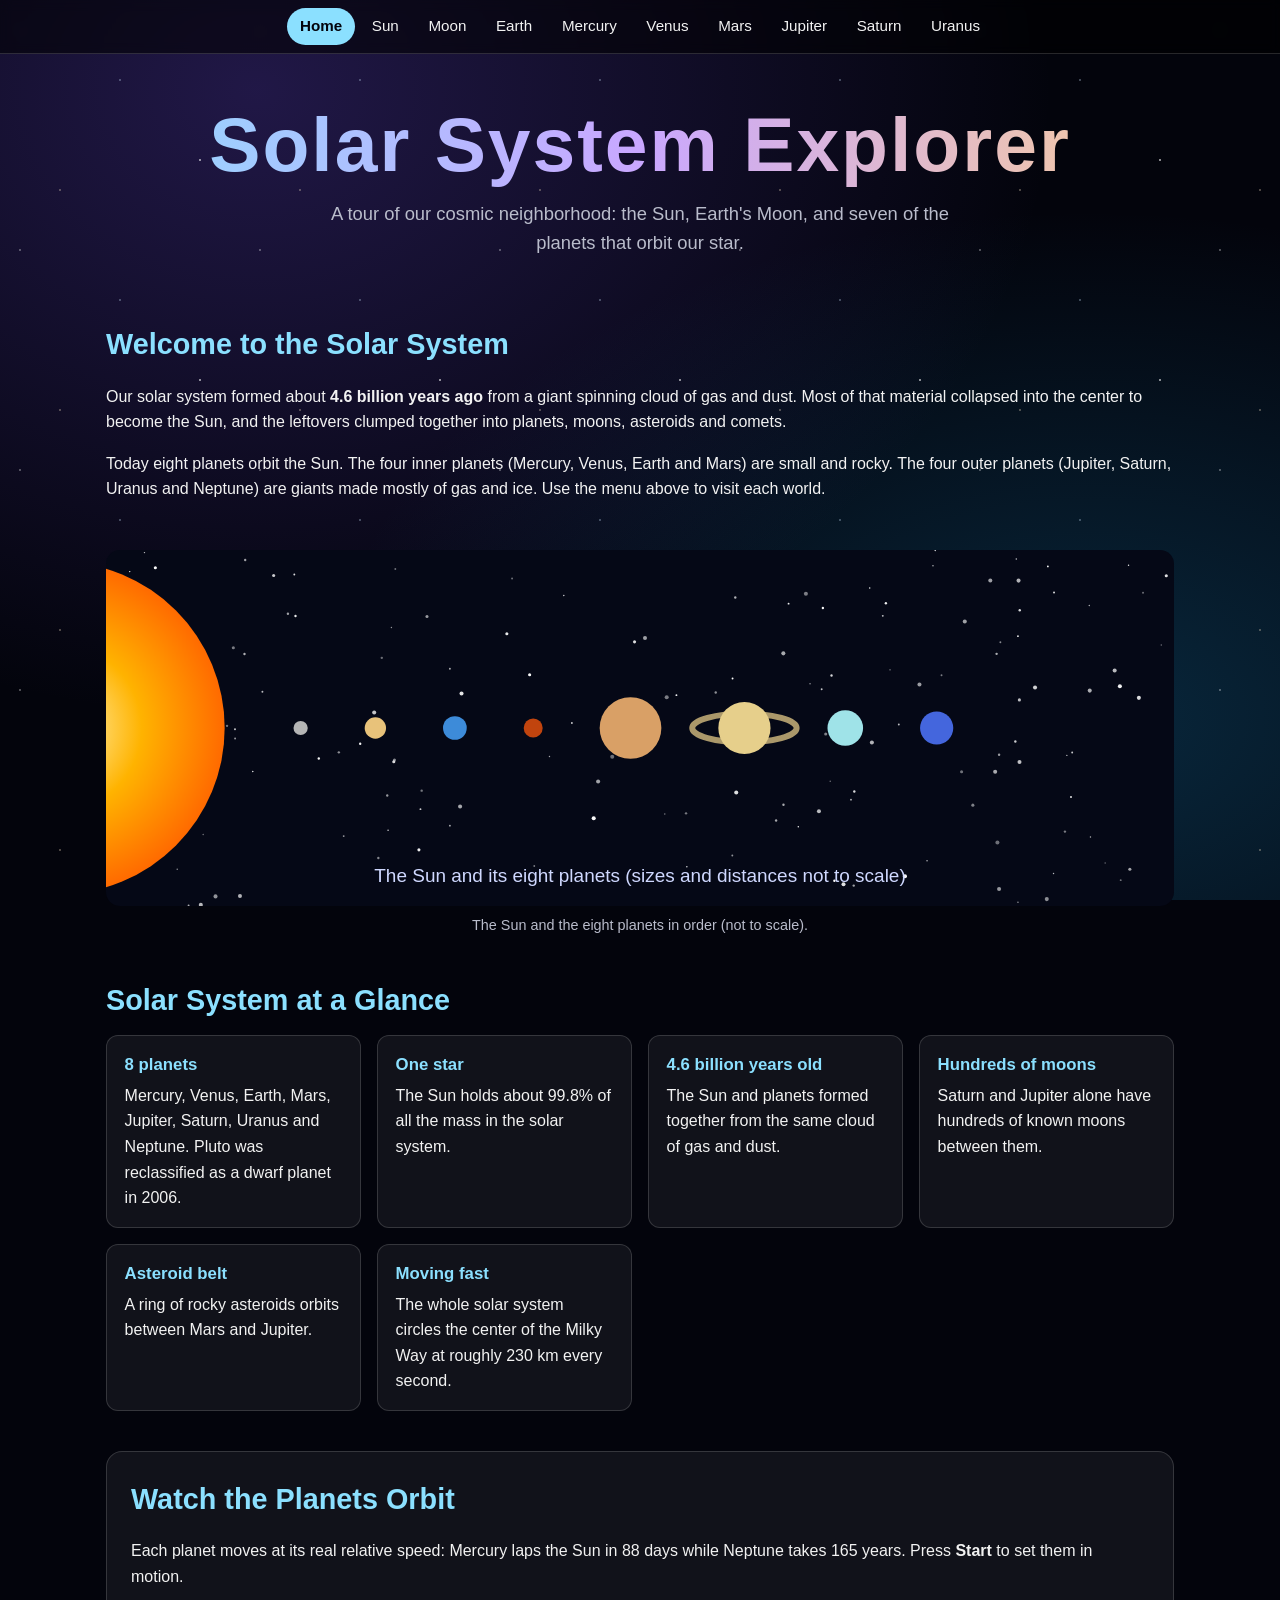
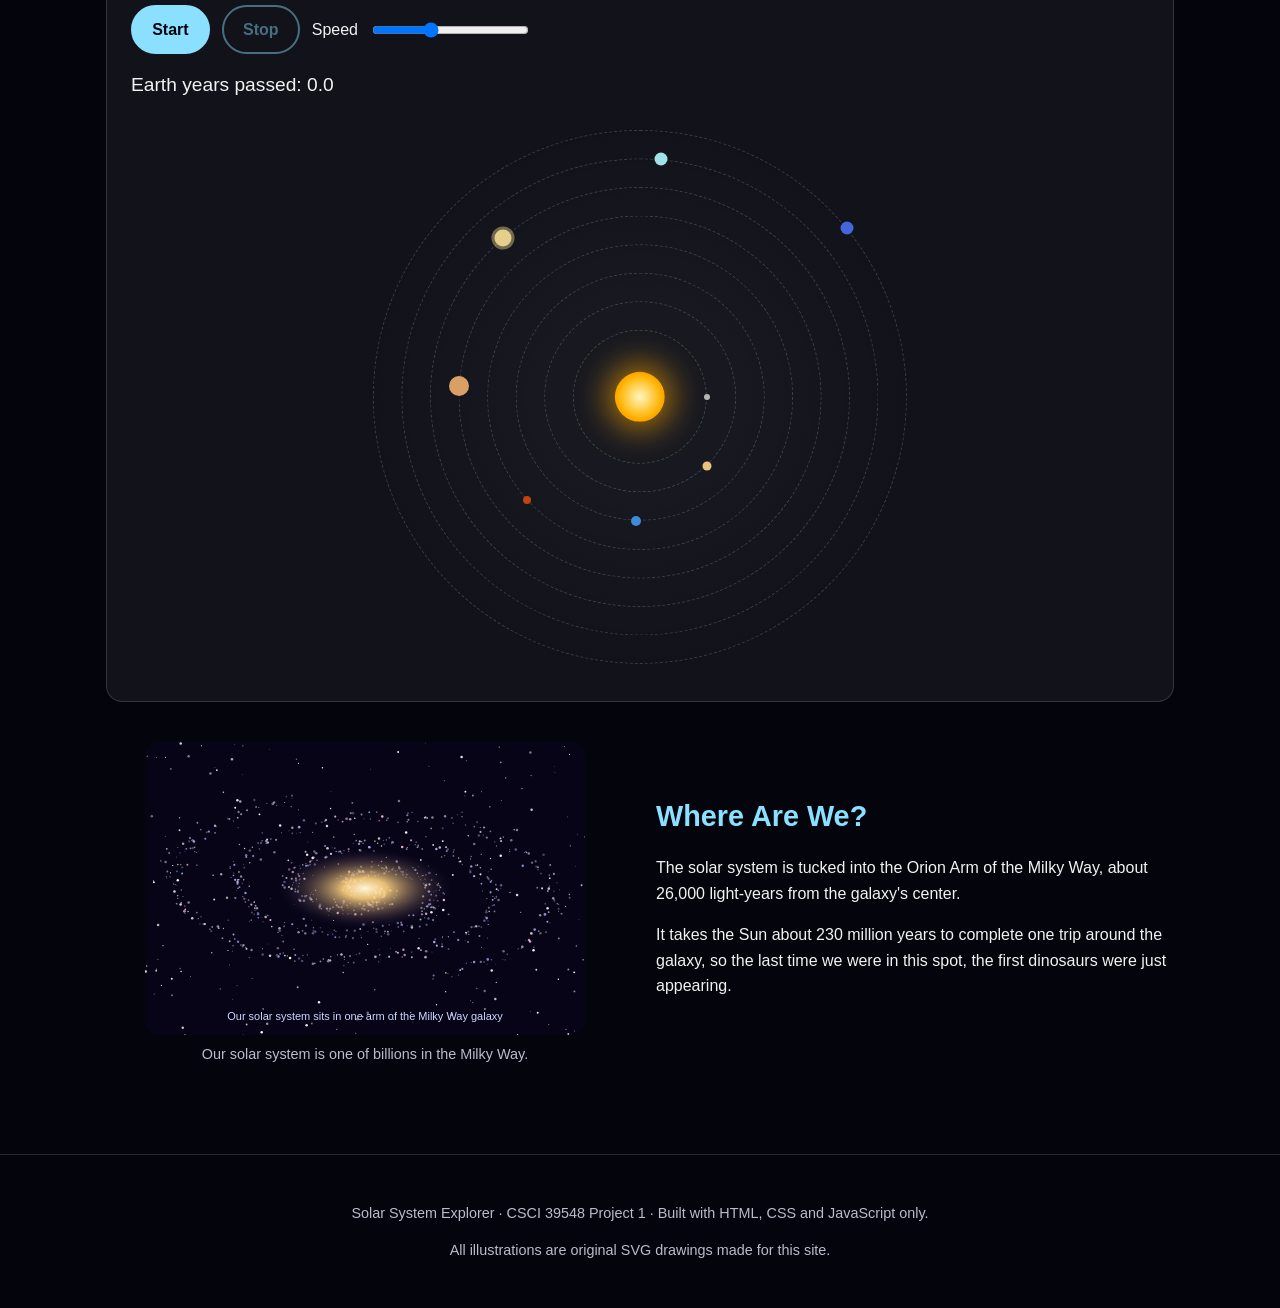
<file: index.html>
<!DOCTYPE html>
<html lang="en">
<head>
    <meta charset="UTF-8">
    <meta name="viewport" content="width=device-width, initial-scale=1.0">
    <meta name="description" content="A guide to the Sun, the Moon and the planets of our solar system.">
    <title>Home | Solar System Explorer</title>
    <!-- shared layout first, then this page's theme -->
    <link rel="stylesheet" href="css/base.css">
    <link rel="stylesheet" href="css/home.css">
</head>
<body>

    <!-- ===== Navigation bar: links to all 10 pages ===== -->
    <nav class="site-nav" aria-label="Main navigation">
        <ul>
            <li><a href="index.html" aria-current="page">Home</a></li>
            <li><a href="pages/sun.html">Sun</a></li>
            <li><a href="pages/moon.html">Moon</a></li>
            <li><a href="pages/earth.html">Earth</a></li>
            <li><a href="pages/mercury.html">Mercury</a></li>
            <li><a href="pages/venus.html">Venus</a></li>
            <li><a href="pages/mars.html">Mars</a></li>
            <li><a href="pages/jupiter.html">Jupiter</a></li>
            <li><a href="pages/saturn.html">Saturn</a></li>
            <li><a href="pages/uranus.html">Uranus</a></li>
        </ul>
    </nav>

    <!-- ===== Page title ===== -->
    <header class="page-header">
        <h1>Solar System Explorer</h1>
        <p class="tagline">A tour of our cosmic neighborhood: the Sun, Earth's Moon, and seven of the planets that orbit our star.</p>
    </header>

    <main>
        <!-- ===== Introduction + first picture ===== -->
        <section class="split">
            <div>
                <h2>Welcome to the Solar System</h2>
                <p>Our solar system formed about <b>4.6 billion years ago</b> from a giant spinning cloud of gas and dust. Most of that material collapsed into the center to become the Sun, and the leftovers clumped together into planets, moons, asteroids and comets.</p>
                <p>Today eight planets orbit the Sun. The four inner planets (Mercury, Venus, Earth and Mars) are small and rocky. The four outer planets (Jupiter, Saturn, Uranus and Neptune) are giants made mostly of gas and ice. Use the menu above to visit each world.</p>
            </div>
            <figure class="wide">
                <img src="images/solar-system-lineup.svg" alt="The Sun on the left with the eight planets lined up in order from Mercury to Neptune" width="900" height="300">
                <figcaption>The Sun and the eight planets in order (not to scale).</figcaption>
            </figure>
        </section>

        <!-- ===== Facts ===== -->
        <section>
            <h2>Solar System at a Glance</h2>
            <ul class="facts">
                <li><strong>8 planets</strong>Mercury, Venus, Earth, Mars, Jupiter, Saturn, Uranus and Neptune. Pluto was reclassified as a dwarf planet in 2006.</li>
                <li><strong>One star</strong>The Sun holds about 99.8% of all the mass in the solar system.</li>
                <li><strong>4.6 billion years old</strong>The Sun and planets formed together from the same cloud of gas and dust.</li>
                <li><strong>Hundreds of moons</strong>Saturn and Jupiter alone have hundreds of known moons between them.</li>
                <li><strong>Asteroid belt</strong>A ring of rocky asteroids orbits between Mars and Jupiter.</li>
                <li><strong>Moving fast</strong>The whole solar system circles the center of the Milky Way at roughly 230 km every second.</li>
            </ul>
        </section>

        <!-- ===== JavaScript feature: orbit animation with Start/Stop buttons ===== -->
        <section class="card" id="feature">
            <h2>Watch the Planets Orbit</h2>
            <p>Each planet moves at its real relative speed: Mercury laps the Sun in 88 days while Neptune takes 165 years. Press <b>Start</b> to set them in motion.</p>
            <div class="controls">
                <button class="btn" id="startOrbit" type="button">Start</button>
                <button class="btn secondary" id="stopOrbit" type="button" disabled>Stop</button>
                <label for="orbitSpeed">Speed</label>
                <input type="range" id="orbitSpeed" min="1" max="10" value="4">
            </div>
            <p class="result" id="yearCounter" aria-live="polite">Earth years passed: 0.0</p>
            <!-- JavaScript adds the planets inside this box -->
            <div class="orrery" id="orrery" role="img" aria-label="Animated diagram of the eight planets orbiting the Sun">
                <div class="orrery-sun"></div>
            </div>
        </section>

        <!-- ===== Second picture + more information ===== -->
        <section class="split">
            <figure>
                <img src="images/milky-way.svg" alt="A glowing spiral galaxy with two star-filled arms around a bright yellow center" width="600" height="400">
                <figcaption>Our solar system is one of billions in the Milky Way.</figcaption>
            </figure>
            <div>
                <h2>Where Are We?</h2>
                <p>The solar system is tucked into the Orion Arm of the Milky Way, about 26,000 light-years from the galaxy's center.</p>
                <p>It takes the Sun about 230 million years to complete one trip around the galaxy, so the last time we were in this spot, the first dinosaurs were just appearing.</p>
            </div>
        </section>
    </main>

    <footer class="site-footer">
        <p>Solar System Explorer &middot; CSCI 39548 Project 1 &middot; Built with HTML, CSS and JavaScript only.</p>
        <p>All illustrations are original SVG drawings made for this site.</p>
    </footer>

    <!-- this page's JavaScript -->
    <script src="js/home.js"></script>
</body>
</html>
</file>
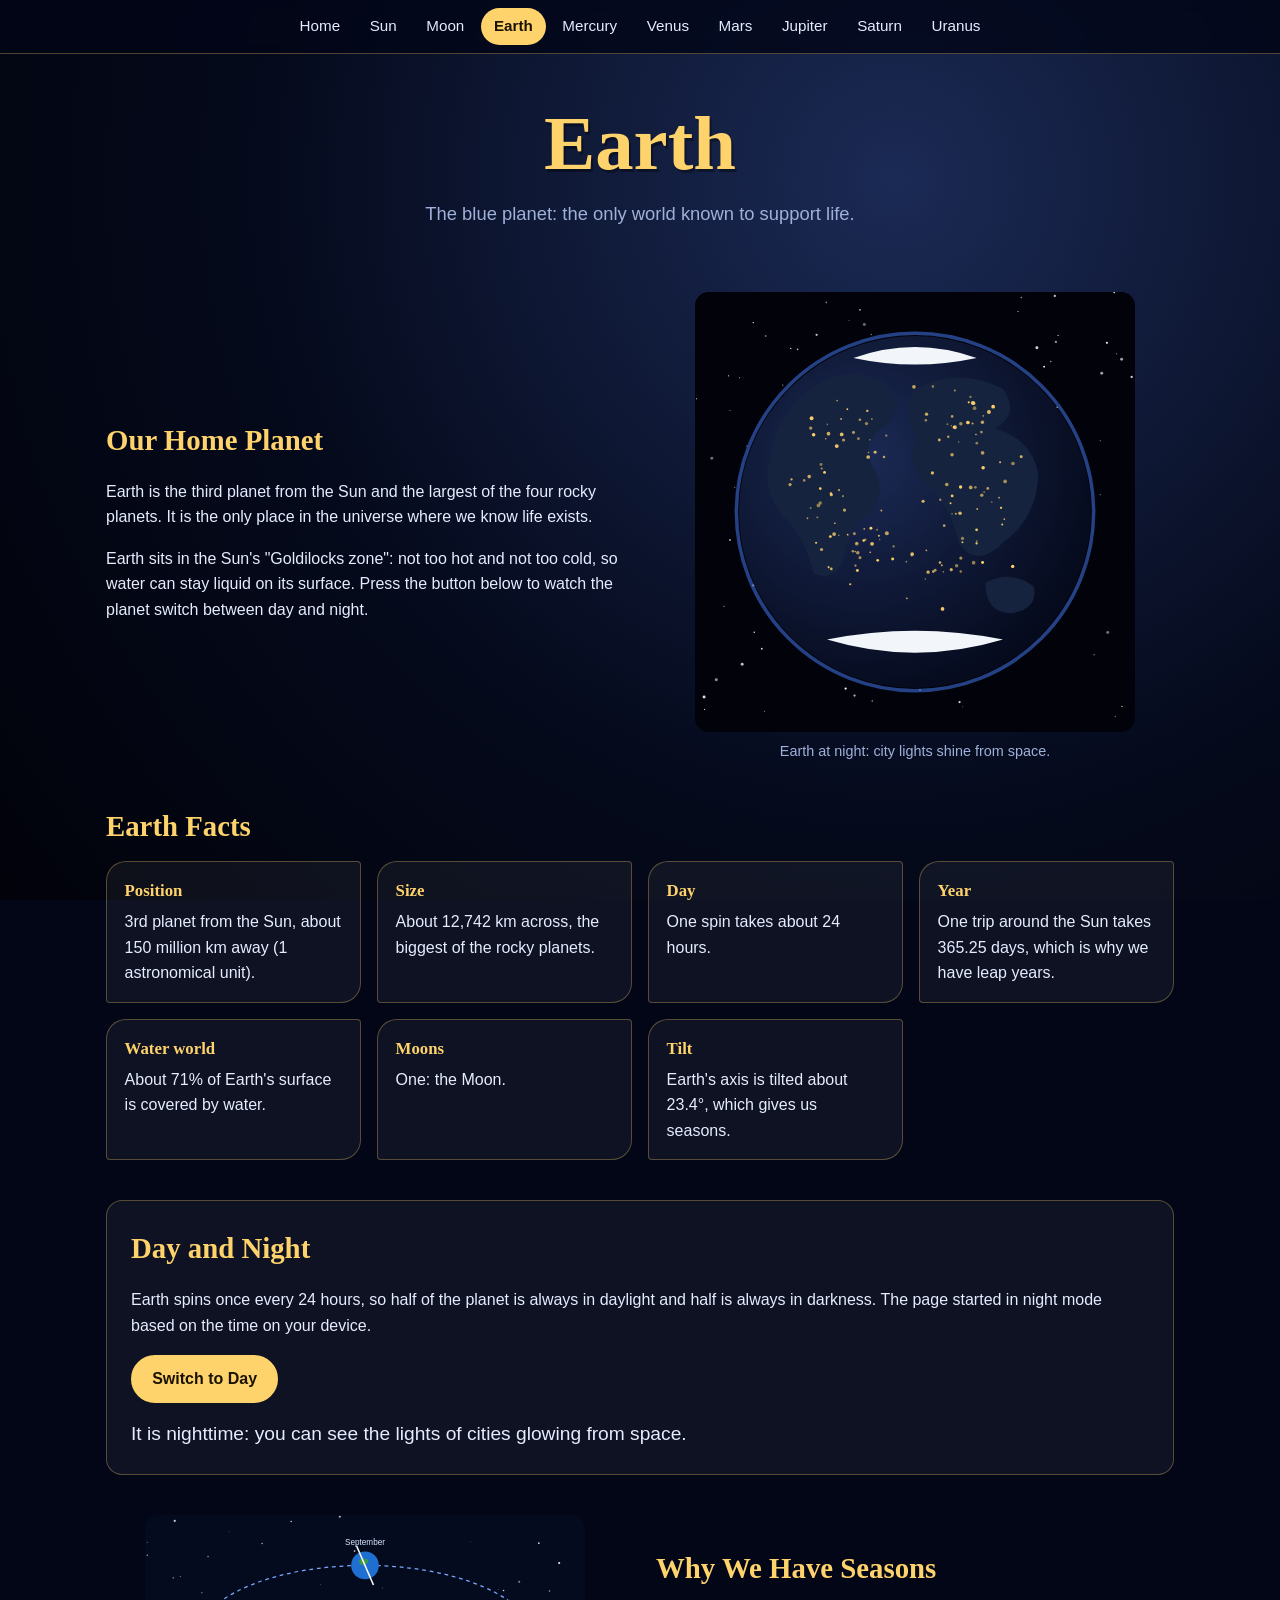
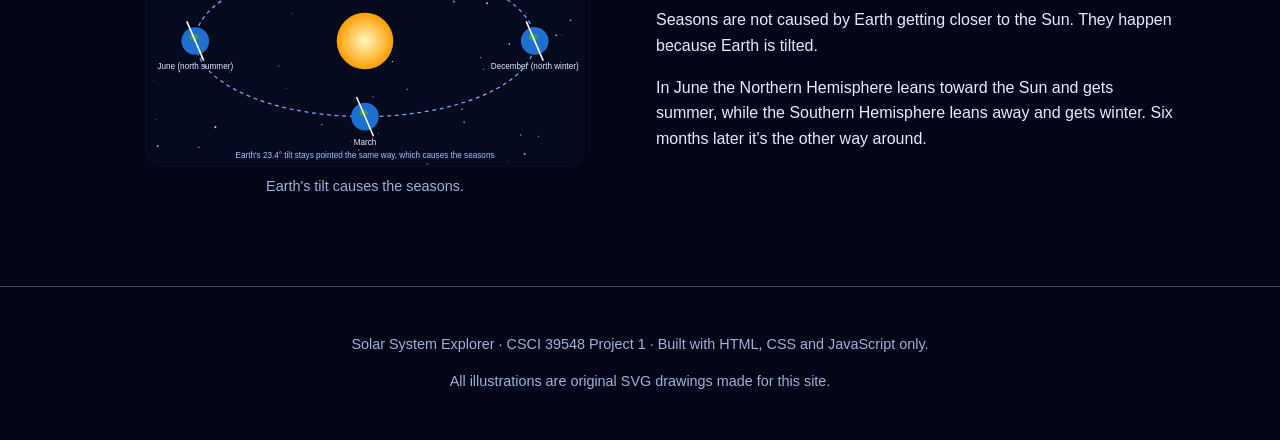
<file: pages/earth.html>
<!DOCTYPE html>
<html lang="en">
<head>
    <meta charset="UTF-8">
    <meta name="viewport" content="width=device-width, initial-scale=1.0">
    <meta name="description" content="Facts about Earth, our home planet.">
    <title>Earth | Solar System Explorer</title>
    <!-- shared layout first, then this page's theme -->
    <link rel="stylesheet" href="../css/base.css">
    <link rel="stylesheet" href="../css/earth.css">
</head>
<body>

    <!-- ===== Navigation bar: links to all 10 pages ===== -->
    <nav class="site-nav" aria-label="Main navigation">
        <ul>
            <li><a href="../index.html">Home</a></li>
            <li><a href="sun.html">Sun</a></li>
            <li><a href="moon.html">Moon</a></li>
            <li><a href="earth.html" aria-current="page">Earth</a></li>
            <li><a href="mercury.html">Mercury</a></li>
            <li><a href="venus.html">Venus</a></li>
            <li><a href="mars.html">Mars</a></li>
            <li><a href="jupiter.html">Jupiter</a></li>
            <li><a href="saturn.html">Saturn</a></li>
            <li><a href="uranus.html">Uranus</a></li>
        </ul>
    </nav>

    <!-- ===== Page title ===== -->
    <header class="page-header">
        <h1>Earth</h1>
        <p class="tagline">The blue planet: the only world known to support life.</p>
    </header>

    <main>
        <!-- ===== Introduction + first picture ===== -->
        <section class="split">
            <div>
                <h2>Our Home Planet</h2>
                <p>Earth is the third planet from the Sun and the largest of the four rocky planets. It is the only place in the universe where we know life exists.</p>
                <p>Earth sits in the Sun's "Goldilocks zone": not too hot and not too cold, so water can stay liquid on its surface. Press the button below to watch the planet switch between day and night.</p>
            </div>
            <figure>
                <img id="earth-img" src="../images/earth-day.svg" alt="Earth from space during the day with blue oceans, green continents and white clouds" width="500" height="500">
                <figcaption>Earth in daylight.</figcaption>
            </figure>
        </section>

        <!-- ===== Facts ===== -->
        <section>
            <h2>Earth Facts</h2>
            <ul class="facts">
                <li><strong>Position</strong>3rd planet from the Sun, about 150 million km away (1 astronomical unit).</li>
                <li><strong>Size</strong>About 12,742 km across, the biggest of the rocky planets.</li>
                <li><strong>Day</strong>One spin takes about 24 hours.</li>
                <li><strong>Year</strong>One trip around the Sun takes 365.25 days, which is why we have leap years.</li>
                <li><strong>Water world</strong>About 71% of Earth's surface is covered by water.</li>
                <li><strong>Moons</strong>One: the Moon.</li>
                <li><strong>Tilt</strong>Earth's axis is tilted about 23.4°, which gives us seasons.</li>
            </ul>
        </section>

        <!-- ===== JavaScript feature: day/night toggle ===== -->
        <section class="card" id="feature">
            <h2>Day and Night</h2>
            <p>Earth spins once every 24 hours, so half of the planet is always in daylight and half is always in darkness. The page started in <span id="startMode">day</span> mode based on the time on your device.</p>
            <div class="controls">
                <button class="btn" id="dayNightBtn" type="button" aria-pressed="false">Switch to Night</button>
            </div>
            <p class="result" id="dayNightText" aria-live="polite">It is daytime: the Sun lights up the oceans and clouds.</p>
        </section>

        <!-- ===== Second picture + more information ===== -->
        <section class="split">
            <figure>
                <img src="../images/earth-seasons.svg" alt="Diagram of Earth orbiting the Sun at four points in the year with its tilted axis always pointing the same direction" width="700" height="400">
                <figcaption>Earth's tilt causes the seasons.</figcaption>
            </figure>
            <div>
                <h2>Why We Have Seasons</h2>
                <p>Seasons are not caused by Earth getting closer to the Sun. They happen because Earth is tilted.</p>
                <p>In June the Northern Hemisphere leans toward the Sun and gets summer, while the Southern Hemisphere leans away and gets winter. Six months later it's the other way around.</p>
            </div>
        </section>
    </main>

    <footer class="site-footer">
        <p>Solar System Explorer &middot; CSCI 39548 Project 1 &middot; Built with HTML, CSS and JavaScript only.</p>
        <p>All illustrations are original SVG drawings made for this site.</p>
    </footer>

    <!-- this page's JavaScript -->
    <script src="../js/earth.js"></script>
</body>
</html>
</file>
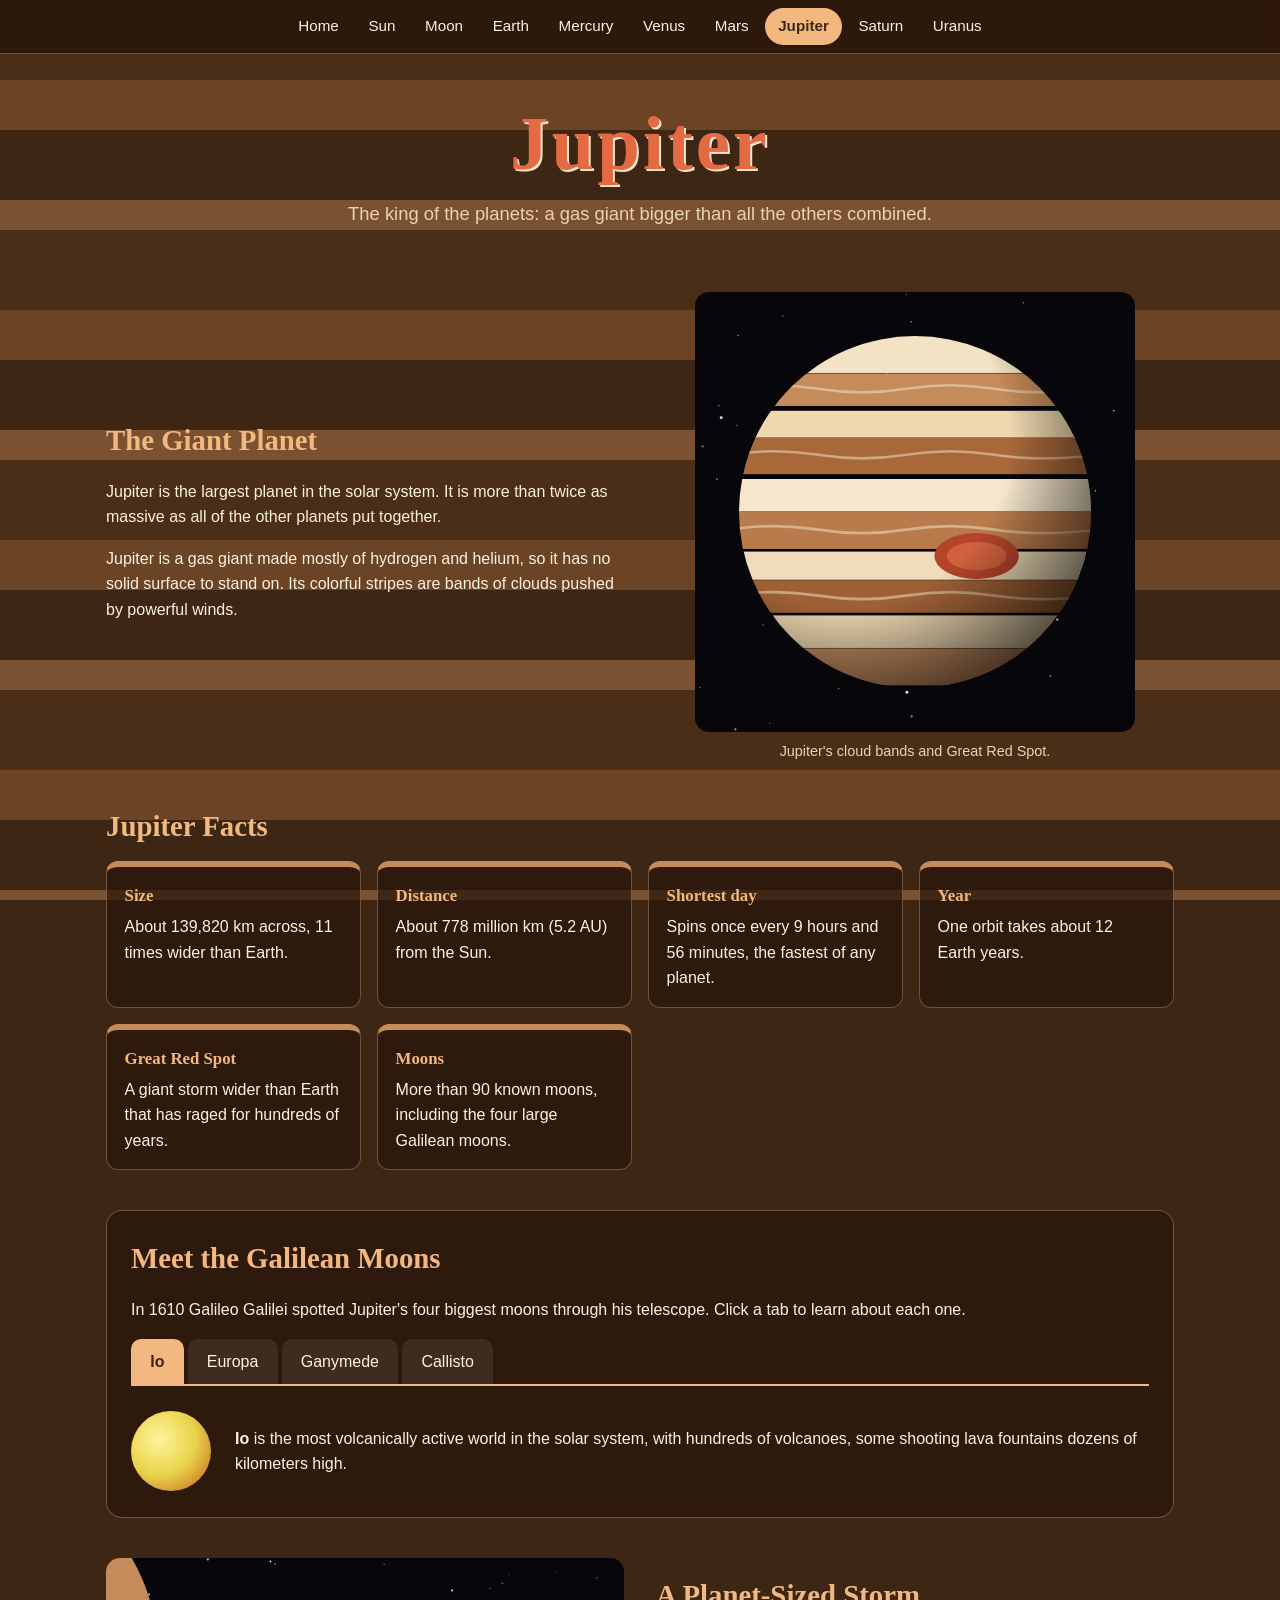
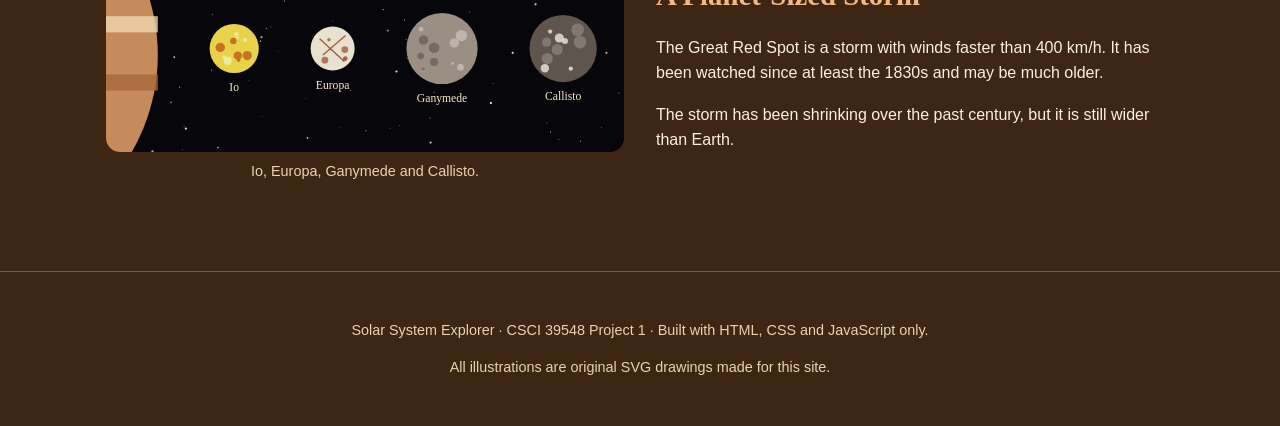
<file: pages/jupiter.html>
<!DOCTYPE html>
<html lang="en">
<head>
    <meta charset="UTF-8">
    <meta name="viewport" content="width=device-width, initial-scale=1.0">
    <meta name="description" content="Facts about Jupiter, the largest planet in the solar system.">
    <title>Jupiter | Solar System Explorer</title>
    <!-- shared layout first, then this page's theme -->
    <link rel="stylesheet" href="../css/base.css">
    <link rel="stylesheet" href="../css/jupiter.css">
</head>
<body>

    <!-- ===== Navigation bar: links to all 10 pages ===== -->
    <nav class="site-nav" aria-label="Main navigation">
        <ul>
            <li><a href="../index.html">Home</a></li>
            <li><a href="sun.html">Sun</a></li>
            <li><a href="moon.html">Moon</a></li>
            <li><a href="earth.html">Earth</a></li>
            <li><a href="mercury.html">Mercury</a></li>
            <li><a href="venus.html">Venus</a></li>
            <li><a href="mars.html">Mars</a></li>
            <li><a href="jupiter.html" aria-current="page">Jupiter</a></li>
            <li><a href="saturn.html">Saturn</a></li>
            <li><a href="uranus.html">Uranus</a></li>
        </ul>
    </nav>

    <!-- ===== Page title ===== -->
    <header class="page-header">
        <h1>Jupiter</h1>
        <p class="tagline">The king of the planets: a gas giant bigger than all the others combined.</p>
    </header>

    <main>
        <!-- ===== Introduction + first picture ===== -->
        <section class="split">
            <div>
                <h2>The Giant Planet</h2>
                <p>Jupiter is the largest planet in the solar system. It is more than twice as massive as all of the other planets put together.</p>
                <p>Jupiter is a gas giant made mostly of hydrogen and helium, so it has no solid surface to stand on. Its colorful stripes are bands of clouds pushed by powerful winds.</p>
            </div>
            <figure>
                <img src="../images/jupiter.svg" alt="Jupiter with tan, cream and brown cloud stripes and the oval Great Red Spot" width="500" height="500">
                <figcaption>Jupiter's cloud bands and Great Red Spot.</figcaption>
            </figure>
        </section>

        <!-- ===== Facts ===== -->
        <section>
            <h2>Jupiter Facts</h2>
            <ul class="facts">
                <li><strong>Size</strong>About 139,820 km across, 11 times wider than Earth.</li>
                <li><strong>Distance</strong>About 778 million km (5.2 AU) from the Sun.</li>
                <li><strong>Shortest day</strong>Spins once every 9 hours and 56 minutes, the fastest of any planet.</li>
                <li><strong>Year</strong>One orbit takes about 12 Earth years.</li>
                <li><strong>Great Red Spot</strong>A giant storm wider than Earth that has raged for hundreds of years.</li>
                <li><strong>Moons</strong>More than 90 known moons, including the four large Galilean moons.</li>
            </ul>
        </section>

        <!-- ===== JavaScript feature: Galilean moons tabs (show/hide) ===== -->
        <section class="card" id="feature">
            <h2>Meet the Galilean Moons</h2>
            <p>In 1610 Galileo Galilei spotted Jupiter's four biggest moons through his telescope. Click a tab to learn about each one.</p>
            <div class="tabs" role="tablist" aria-label="Galilean moons">
                <button class="tab active" role="tab" id="tab-io" aria-controls="panel-io" aria-selected="true" type="button">Io</button>
                <button class="tab" role="tab" id="tab-europa" aria-controls="panel-europa" aria-selected="false" tabindex="-1" type="button">Europa</button>
                <button class="tab" role="tab" id="tab-ganymede" aria-controls="panel-ganymede" aria-selected="false" tabindex="-1" type="button">Ganymede</button>
                <button class="tab" role="tab" id="tab-callisto" aria-controls="panel-callisto" aria-selected="false" tabindex="-1" type="button">Callisto</button>
            </div>
            <div class="tab-panel" role="tabpanel" id="panel-io" aria-labelledby="tab-io">
                <div class="moon-dot io"></div>
                <p><b>Io</b> is the most volcanically active world in the solar system, with hundreds of volcanoes, some shooting lava fountains dozens of kilometers high.</p>
            </div>
            <div class="tab-panel" role="tabpanel" id="panel-europa" aria-labelledby="tab-europa" hidden>
                <div class="moon-dot europa"></div>
                <p><b>Europa</b> is covered by a shell of ice. Scientists think a salty ocean lies underneath, making it one of the best places to look for life beyond Earth.</p>
            </div>
            <div class="tab-panel" role="tabpanel" id="panel-ganymede" aria-labelledby="tab-ganymede" hidden>
                <div class="moon-dot ganymede"></div>
                <p><b>Ganymede</b> is the largest moon in the solar system. It is even bigger than the planet Mercury and is the only moon known to have its own magnetic field.</p>
            </div>
            <div class="tab-panel" role="tabpanel" id="panel-callisto" aria-labelledby="tab-callisto" hidden>
                <div class="moon-dot callisto"></div>
                <p><b>Callisto</b> has one of the most heavily cratered surfaces in the solar system. Its old, icy crust has barely changed in billions of years.</p>
            </div>
        </section>

        <!-- ===== Second picture + more information ===== -->
        <section class="split">
            <figure class="wide">
                <img src="../images/galilean-moons.svg" alt="Jupiter's four largest moons, Io, Europa, Ganymede and Callisto, in a row next to the edge of Jupiter" width="800" height="300">
                <figcaption>Io, Europa, Ganymede and Callisto.</figcaption>
            </figure>
            <div>
                <h2>A Planet-Sized Storm</h2>
                <p>The Great Red Spot is a storm with winds faster than 400 km/h. It has been watched since at least the 1830s and may be much older.</p>
                <p>The storm has been shrinking over the past century, but it is still wider than Earth.</p>
            </div>
        </section>
    </main>

    <footer class="site-footer">
        <p>Solar System Explorer &middot; CSCI 39548 Project 1 &middot; Built with HTML, CSS and JavaScript only.</p>
        <p>All illustrations are original SVG drawings made for this site.</p>
    </footer>

    <!-- this page's JavaScript -->
    <script src="../js/jupiter.js"></script>
</body>
</html>
</file>
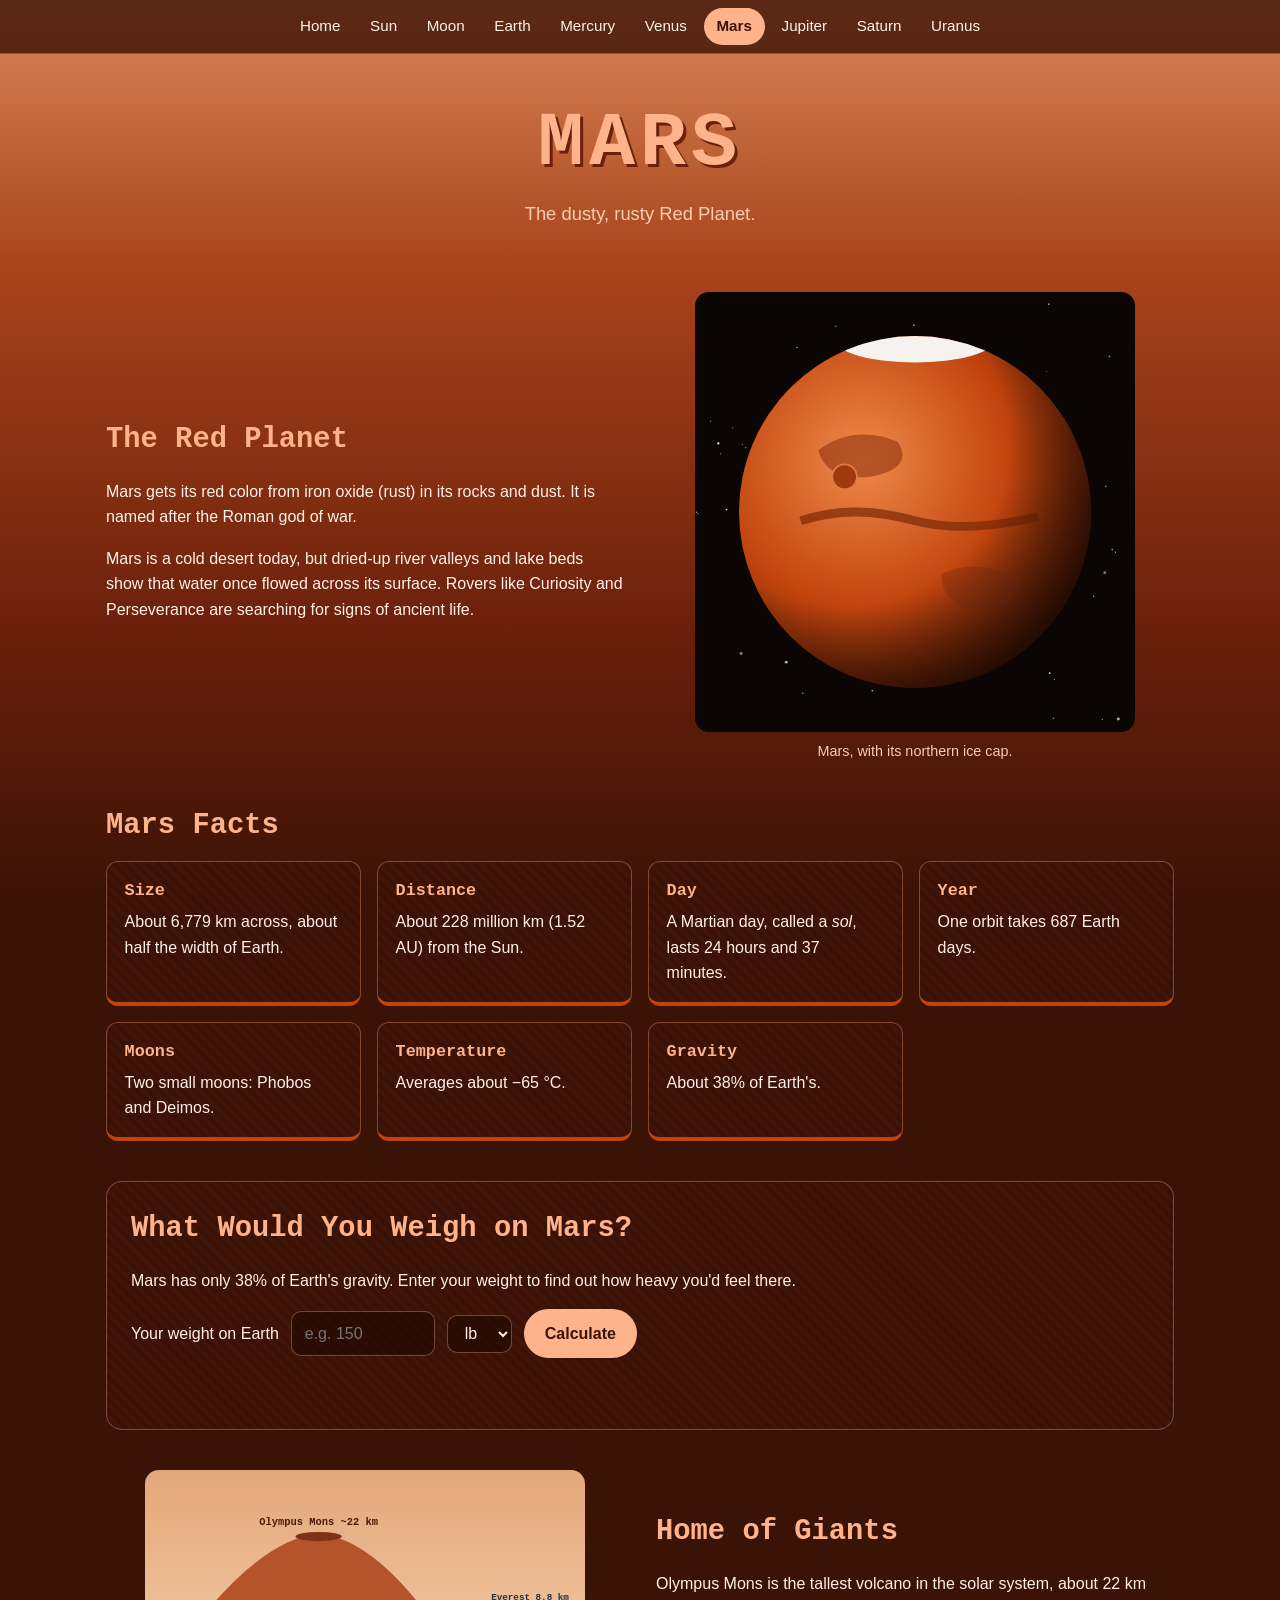
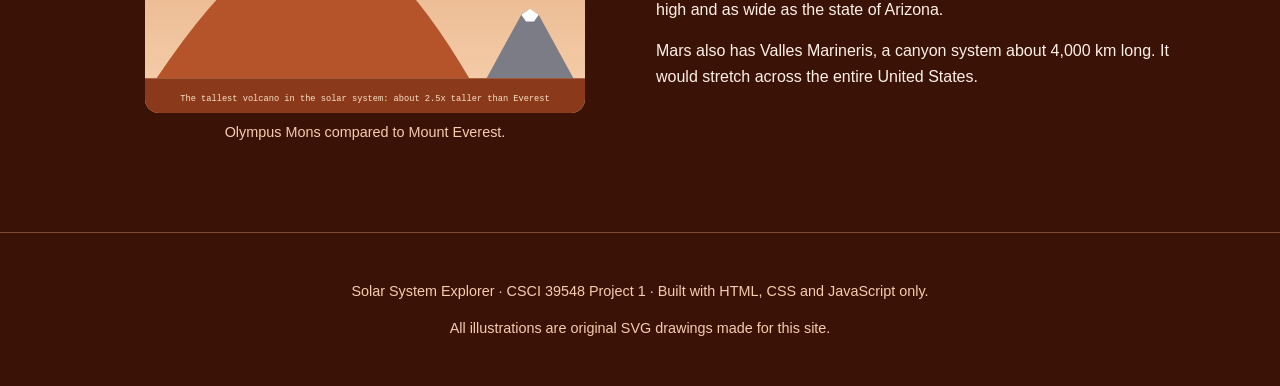
<file: pages/mars.html>
<!DOCTYPE html>
<html lang="en">
<head>
    <meta charset="UTF-8">
    <meta name="viewport" content="width=device-width, initial-scale=1.0">
    <meta name="description" content="Facts about Mars, the red planet.">
    <title>Mars | Solar System Explorer</title>
    <!-- shared layout first, then this page's theme -->
    <link rel="stylesheet" href="../css/base.css">
    <link rel="stylesheet" href="../css/mars.css">
</head>
<body>

    <!-- ===== Navigation bar: links to all 10 pages ===== -->
    <nav class="site-nav" aria-label="Main navigation">
        <ul>
            <li><a href="../index.html">Home</a></li>
            <li><a href="sun.html">Sun</a></li>
            <li><a href="moon.html">Moon</a></li>
            <li><a href="earth.html">Earth</a></li>
            <li><a href="mercury.html">Mercury</a></li>
            <li><a href="venus.html">Venus</a></li>
            <li><a href="mars.html" aria-current="page">Mars</a></li>
            <li><a href="jupiter.html">Jupiter</a></li>
            <li><a href="saturn.html">Saturn</a></li>
            <li><a href="uranus.html">Uranus</a></li>
        </ul>
    </nav>

    <!-- ===== Page title ===== -->
    <header class="page-header">
        <h1>Mars</h1>
        <p class="tagline">The dusty, rusty Red Planet.</p>
    </header>

    <main>
        <!-- ===== Introduction + first picture ===== -->
        <section class="split">
            <div>
                <h2>The Red Planet</h2>
                <p>Mars gets its red color from iron oxide (rust) in its rocks and dust. It is named after the Roman god of war.</p>
                <p>Mars is a cold desert today, but dried-up river valleys and lake beds show that water once flowed across its surface. Rovers like Curiosity and Perseverance are searching for signs of ancient life.</p>
            </div>
            <figure>
                <img src="../images/mars.svg" alt="Mars drawn as a red-orange planet with darker markings and a white polar ice cap" width="500" height="500">
                <figcaption>Mars, with its northern ice cap.</figcaption>
            </figure>
        </section>

        <!-- ===== Facts ===== -->
        <section>
            <h2>Mars Facts</h2>
            <ul class="facts">
                <li><strong>Size</strong>About 6,779 km across, about half the width of Earth.</li>
                <li><strong>Distance</strong>About 228 million km (1.52 AU) from the Sun.</li>
                <li><strong>Day</strong>A Martian day, called a <i>sol</i>, lasts 24 hours and 37 minutes.</li>
                <li><strong>Year</strong>One orbit takes 687 Earth days.</li>
                <li><strong>Moons</strong>Two small moons: Phobos and Deimos.</li>
                <li><strong>Temperature</strong>Averages about −65 °C.</li>
                <li><strong>Gravity</strong>About 38% of Earth's.</li>
            </ul>
        </section>

        <!-- ===== JavaScript feature: weight calculator ===== -->
        <section class="card" id="feature">
            <h2>What Would You Weigh on Mars?</h2>
            <p>Mars has only 38% of Earth's gravity. Enter your weight to find out how heavy you'd feel there.</p>
            <form id="weightForm" class="controls">
                <label for="earthWeight">Your weight on Earth</label>
                <input type="number" id="earthWeight" min="1" max="1000" step="any" placeholder="e.g. 150" required>
                <select id="weightUnit" aria-label="Unit">
                    <option value="lb">lb</option>
                    <option value="kg">kg</option>
                </select>
                <button class="btn" type="submit">Calculate</button>
            </form>
            <p class="result" id="weightResult" aria-live="polite"></p>
        </section>

        <!-- ===== Second picture + more information ===== -->
        <section class="split">
            <figure>
                <img src="../images/olympus-mons.svg" alt="Side-by-side drawing of the huge Olympus Mons volcano on Mars next to the much smaller Mount Everest" width="760" height="420">
                <figcaption>Olympus Mons compared to Mount Everest.</figcaption>
            </figure>
            <div>
                <h2>Home of Giants</h2>
                <p>Olympus Mons is the tallest volcano in the solar system, about 22 km high and as wide as the state of Arizona.</p>
                <p>Mars also has Valles Marineris, a canyon system about 4,000 km long. It would stretch across the entire United States.</p>
            </div>
        </section>
    </main>

    <footer class="site-footer">
        <p>Solar System Explorer &middot; CSCI 39548 Project 1 &middot; Built with HTML, CSS and JavaScript only.</p>
        <p>All illustrations are original SVG drawings made for this site.</p>
    </footer>

    <!-- this page's JavaScript -->
    <script src="../js/mars.js"></script>
</body>
</html>
</file>
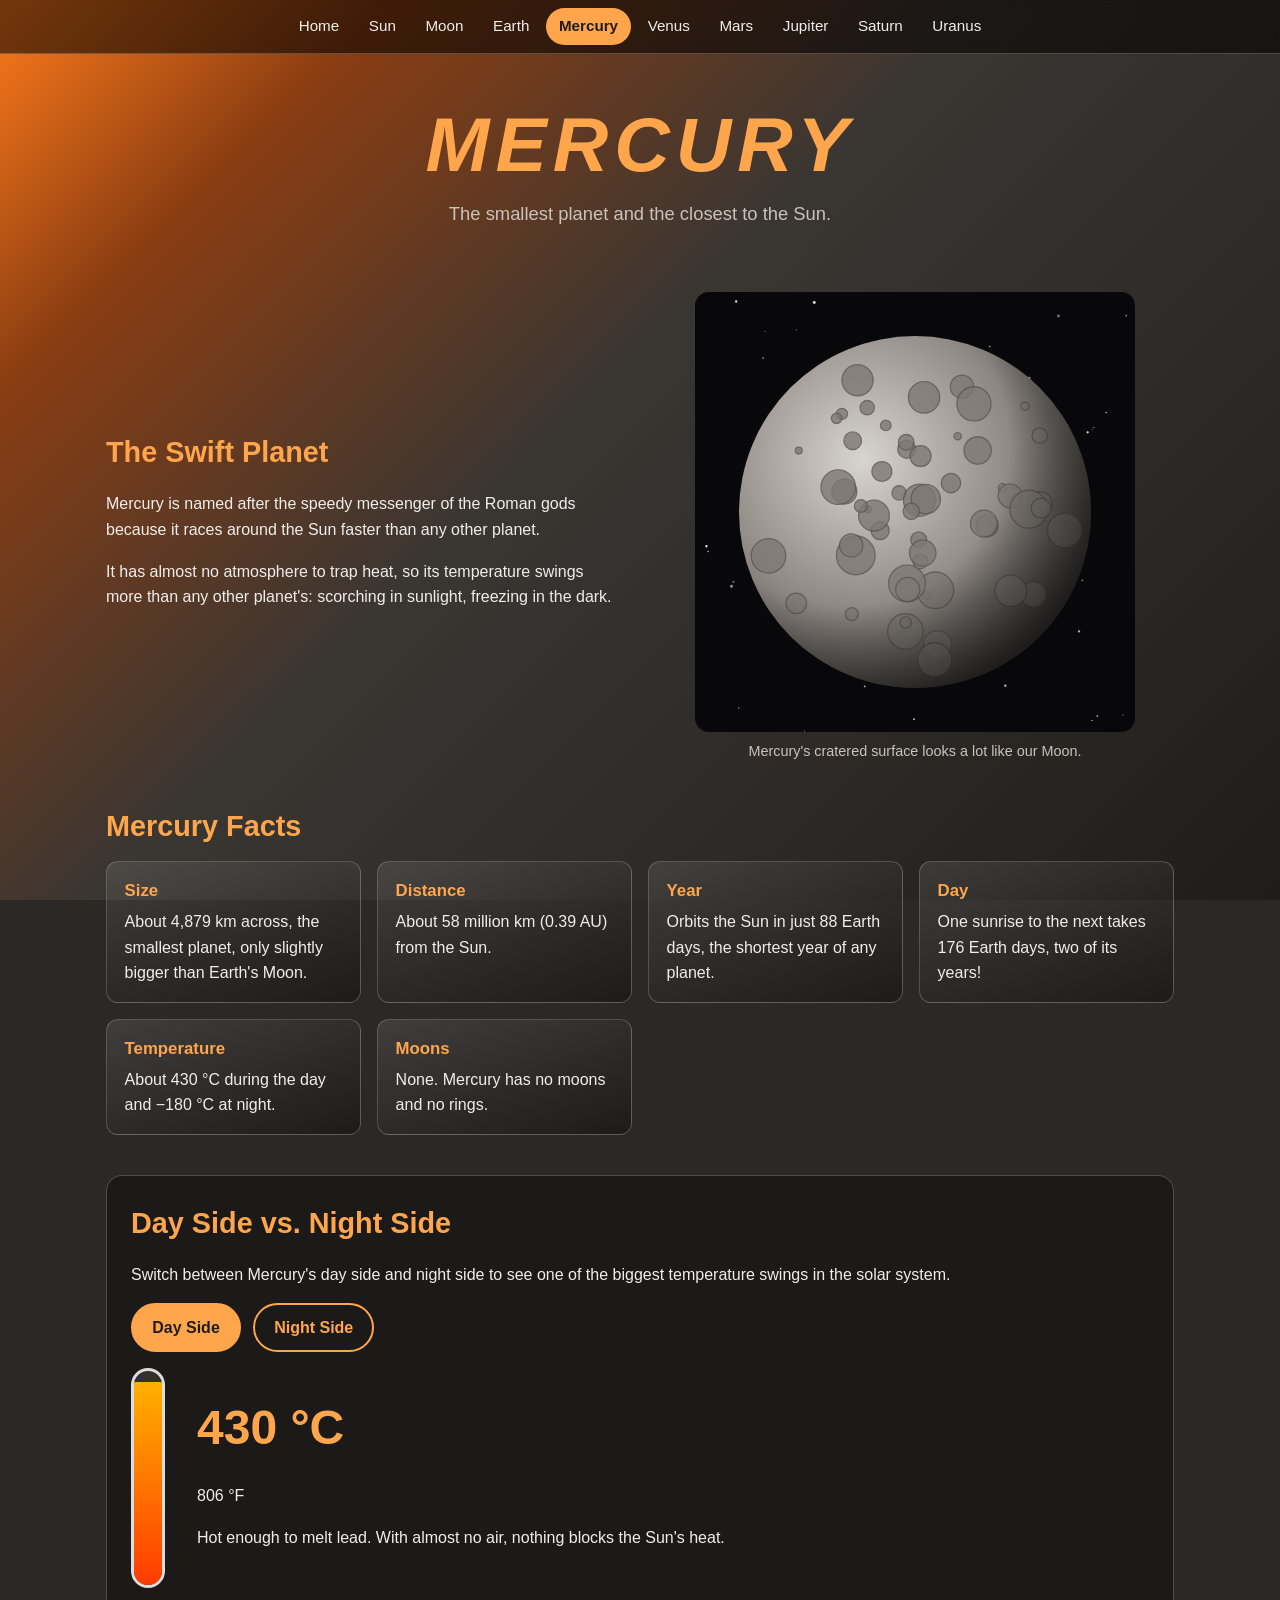
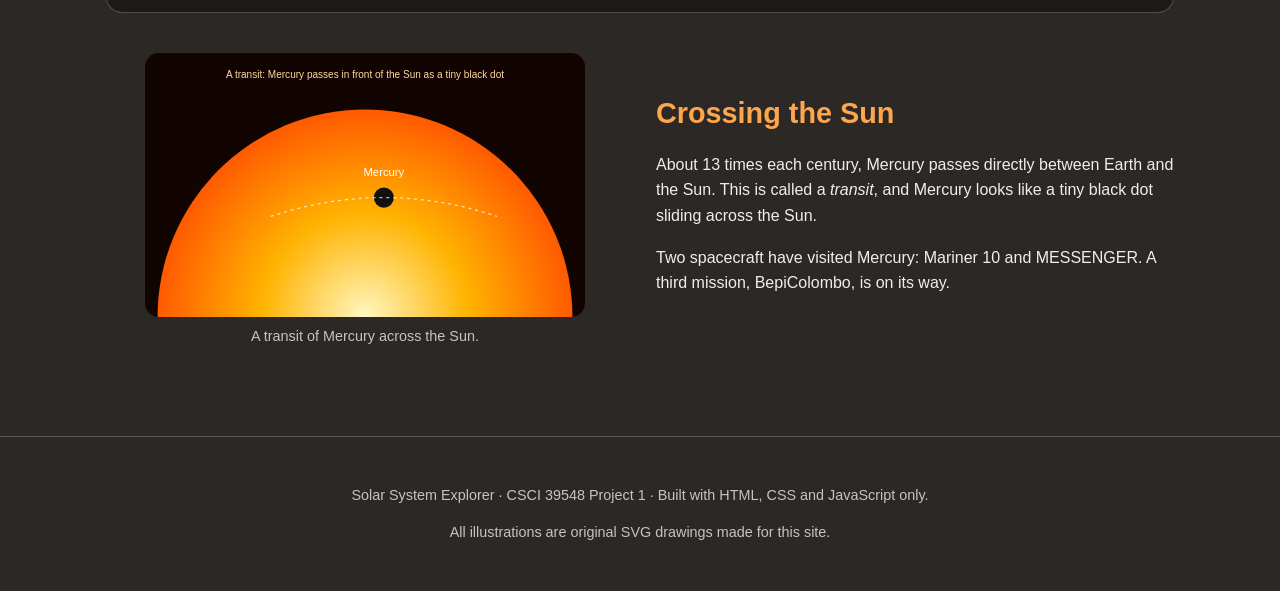
<file: pages/mercury.html>
<!DOCTYPE html>
<html lang="en">
<head>
    <meta charset="UTF-8">
    <meta name="viewport" content="width=device-width, initial-scale=1.0">
    <meta name="description" content="Facts about Mercury, the smallest planet and closest to the Sun.">
    <title>Mercury | Solar System Explorer</title>
    <!-- shared layout first, then this page's theme -->
    <link rel="stylesheet" href="../css/base.css">
    <link rel="stylesheet" href="../css/mercury.css">
</head>
<body>

    <!-- ===== Navigation bar: links to all 10 pages ===== -->
    <nav class="site-nav" aria-label="Main navigation">
        <ul>
            <li><a href="../index.html">Home</a></li>
            <li><a href="sun.html">Sun</a></li>
            <li><a href="moon.html">Moon</a></li>
            <li><a href="earth.html">Earth</a></li>
            <li><a href="mercury.html" aria-current="page">Mercury</a></li>
            <li><a href="venus.html">Venus</a></li>
            <li><a href="mars.html">Mars</a></li>
            <li><a href="jupiter.html">Jupiter</a></li>
            <li><a href="saturn.html">Saturn</a></li>
            <li><a href="uranus.html">Uranus</a></li>
        </ul>
    </nav>

    <!-- ===== Page title ===== -->
    <header class="page-header">
        <h1>Mercury</h1>
        <p class="tagline">The smallest planet and the closest to the Sun.</p>
    </header>

    <main>
        <!-- ===== Introduction + first picture ===== -->
        <section class="split">
            <div>
                <h2>The Swift Planet</h2>
                <p>Mercury is named after the speedy messenger of the Roman gods because it races around the Sun faster than any other planet.</p>
                <p>It has almost no atmosphere to trap heat, so its temperature swings more than any other planet's: scorching in sunlight, freezing in the dark.</p>
            </div>
            <figure>
                <img src="../images/mercury.svg" alt="Mercury drawn as a small gray planet covered in craters" width="500" height="500">
                <figcaption>Mercury's cratered surface looks a lot like our Moon.</figcaption>
            </figure>
        </section>

        <!-- ===== Facts ===== -->
        <section>
            <h2>Mercury Facts</h2>
            <ul class="facts">
                <li><strong>Size</strong>About 4,879 km across, the smallest planet, only slightly bigger than Earth's Moon.</li>
                <li><strong>Distance</strong>About 58 million km (0.39 AU) from the Sun.</li>
                <li><strong>Year</strong>Orbits the Sun in just 88 Earth days, the shortest year of any planet.</li>
                <li><strong>Day</strong>One sunrise to the next takes 176 Earth days, two of its years!</li>
                <li><strong>Temperature</strong>About 430 °C during the day and −180 °C at night.</li>
                <li><strong>Moons</strong>None. Mercury has no moons and no rings.</li>
            </ul>
        </section>

        <!-- ===== JavaScript feature: day vs. night temperature switch ===== -->
        <section class="card" id="feature">
            <h2>Day Side vs. Night Side</h2>
            <p>Switch between Mercury's day side and night side to see one of the biggest temperature swings in the solar system.</p>
            <div class="controls">
                <button class="btn" id="dayBtn" type="button">Day Side</button>
                <button class="btn secondary" id="nightBtn" type="button">Night Side</button>
            </div>
            <div class="thermo-layout">
                <div class="thermometer" aria-hidden="true">
                    <div class="thermo-fill" id="thermoFill"></div>
                </div>
                <div>
                    <p class="temp-readout" id="tempReadout">430 °C</p>
                    <p id="tempF">806 °F</p>
                    <p id="tempText" aria-live="polite">Hot enough to melt lead.</p>
                </div>
            </div>
        </section>

        <!-- ===== Second picture + more information ===== -->
        <section class="split">
            <figure>
                <img src="../images/mercury-transit.svg" alt="Mercury seen as a tiny black dot crossing in front of the giant glowing Sun" width="700" height="420">
                <figcaption>A transit of Mercury across the Sun.</figcaption>
            </figure>
            <div>
                <h2>Crossing the Sun</h2>
                <p>About 13 times each century, Mercury passes directly between Earth and the Sun. This is called a <i>transit</i>, and Mercury looks like a tiny black dot sliding across the Sun.</p>
                <p>Two spacecraft have visited Mercury: Mariner 10 and MESSENGER. A third mission, BepiColombo, is on its way.</p>
            </div>
        </section>
    </main>

    <footer class="site-footer">
        <p>Solar System Explorer &middot; CSCI 39548 Project 1 &middot; Built with HTML, CSS and JavaScript only.</p>
        <p>All illustrations are original SVG drawings made for this site.</p>
    </footer>

    <!-- this page's JavaScript -->
    <script src="../js/mercury.js"></script>
</body>
</html>
</file>
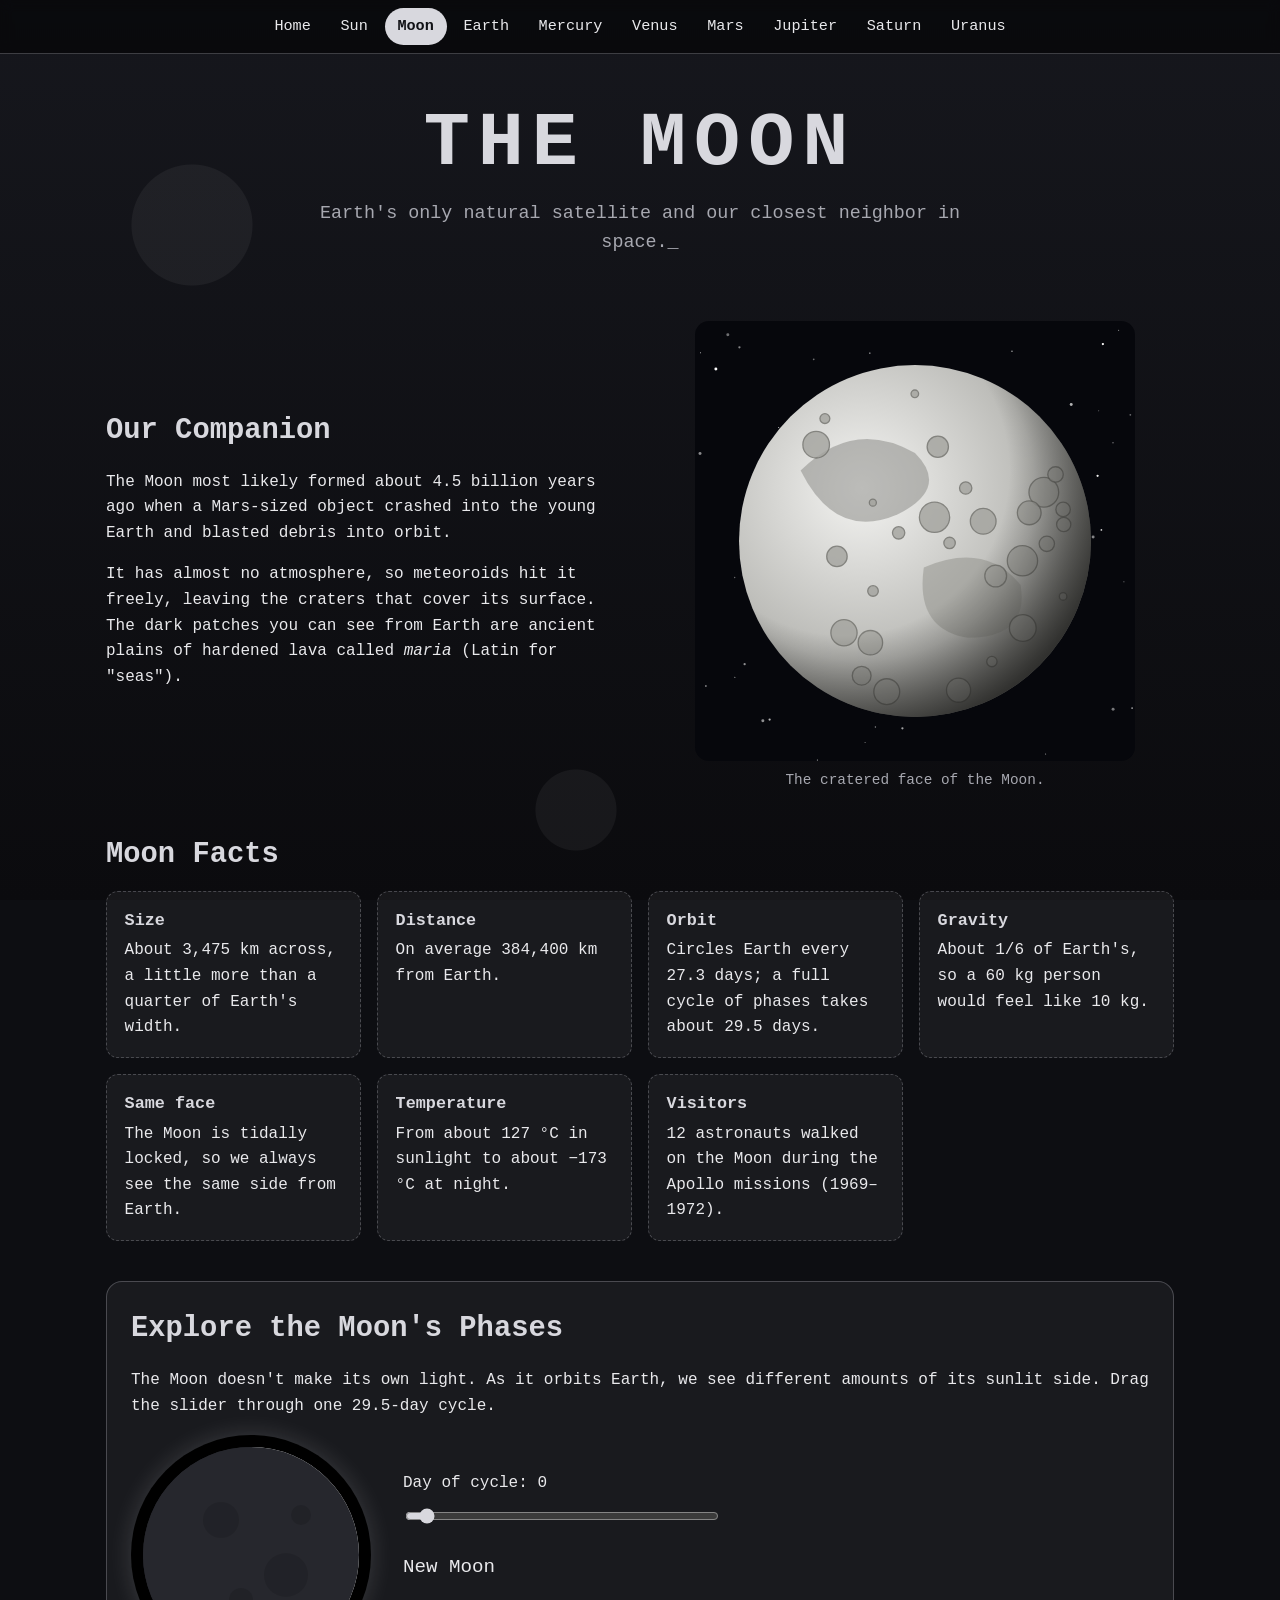
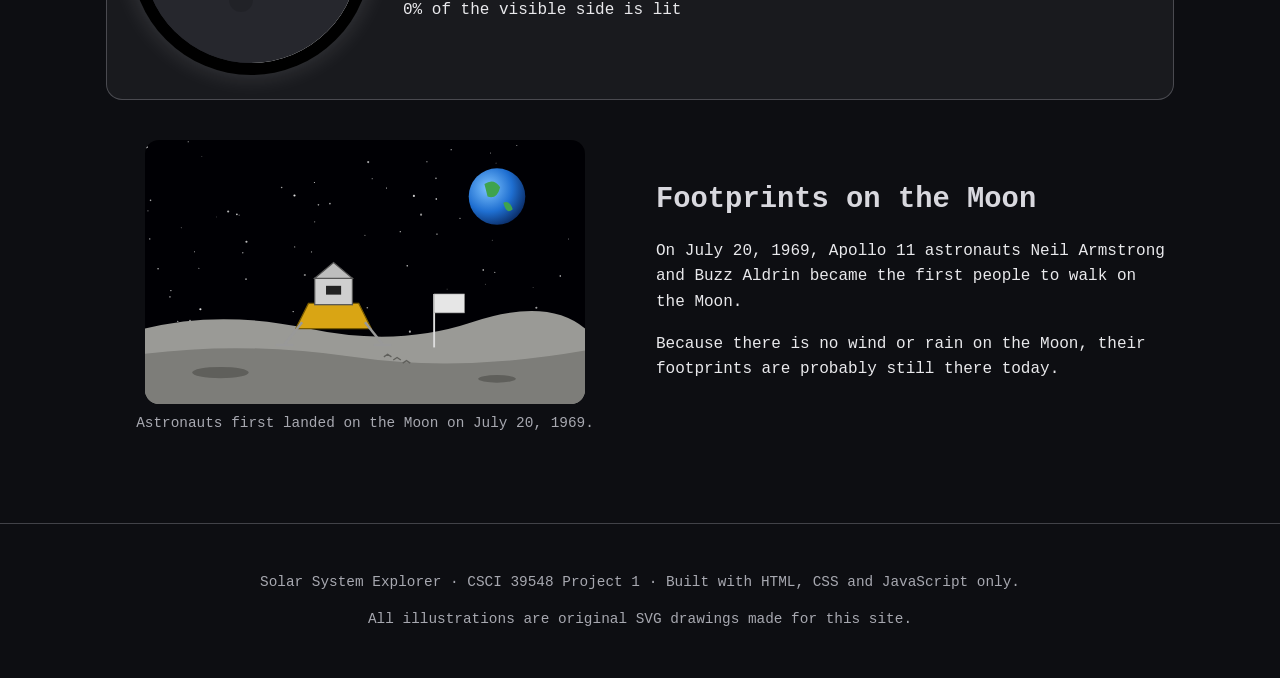
<file: pages/moon.html>
<!DOCTYPE html>
<html lang="en">
<head>
    <meta charset="UTF-8">
    <meta name="viewport" content="width=device-width, initial-scale=1.0">
    <meta name="description" content="Facts about Earth's Moon and its phases.">
    <title>The Moon | Solar System Explorer</title>
    <!-- shared layout first, then this page's theme -->
    <link rel="stylesheet" href="../css/base.css">
    <link rel="stylesheet" href="../css/moon.css">
</head>
<body>

    <!-- ===== Navigation bar: links to all 10 pages ===== -->
    <nav class="site-nav" aria-label="Main navigation">
        <ul>
            <li><a href="../index.html">Home</a></li>
            <li><a href="sun.html">Sun</a></li>
            <li><a href="moon.html" aria-current="page">Moon</a></li>
            <li><a href="earth.html">Earth</a></li>
            <li><a href="mercury.html">Mercury</a></li>
            <li><a href="venus.html">Venus</a></li>
            <li><a href="mars.html">Mars</a></li>
            <li><a href="jupiter.html">Jupiter</a></li>
            <li><a href="saturn.html">Saturn</a></li>
            <li><a href="uranus.html">Uranus</a></li>
        </ul>
    </nav>

    <!-- ===== Page title ===== -->
    <header class="page-header">
        <h1>The Moon</h1>
        <p class="tagline">Earth's only natural satellite and our closest neighbor in space.</p>
    </header>

    <main>
        <!-- ===== Introduction + first picture ===== -->
        <section class="split">
            <div>
                <h2>Our Companion</h2>
                <p>The Moon most likely formed about 4.5 billion years ago when a Mars-sized object crashed into the young Earth and blasted debris into orbit.</p>
                <p>It has almost no atmosphere, so meteoroids hit it freely, leaving the craters that cover its surface. The dark patches you can see from Earth are ancient plains of hardened lava called <i>maria</i> (Latin for "seas").</p>
            </div>
            <figure>
                <img src="../images/moon.svg" alt="The gray Moon covered in round craters and darker lava plains" width="500" height="500">
                <figcaption>The cratered face of the Moon.</figcaption>
            </figure>
        </section>

        <!-- ===== Facts ===== -->
        <section>
            <h2>Moon Facts</h2>
            <ul class="facts">
                <li><strong>Size</strong>About 3,475 km across, a little more than a quarter of Earth's width.</li>
                <li><strong>Distance</strong>On average 384,400 km from Earth.</li>
                <li><strong>Orbit</strong>Circles Earth every 27.3 days; a full cycle of phases takes about 29.5 days.</li>
                <li><strong>Gravity</strong>About 1/6 of Earth's, so a 60 kg person would feel like 10 kg.</li>
                <li><strong>Same face</strong>The Moon is tidally locked, so we always see the same side from Earth.</li>
                <li><strong>Temperature</strong>From about 127 °C in sunlight to about −173 °C at night.</li>
                <li><strong>Visitors</strong>12 astronauts walked on the Moon during the Apollo missions (1969–1972).</li>
            </ul>
        </section>

        <!-- ===== JavaScript feature: moon phase slider ===== -->
        <section class="card" id="feature">
            <h2>Explore the Moon's Phases</h2>
            <p>The Moon doesn't make its own light. As it orbits Earth, we see different amounts of its sunlit side. Drag the slider through one 29.5-day cycle.</p>
            <div class="phase-layout">
                <canvas id="phaseCanvas" width="240" height="240" aria-label="Drawing of the Moon's current phase"></canvas>
                <div>
                    <label for="phaseSlider">Day of cycle: <span id="phaseDay">0</span></label>
                    <input type="range" id="phaseSlider" min="0" max="29.5" step="0.5" value="0">
                    <p class="result" id="phaseName" aria-live="polite">New Moon</p>
                    <p id="phaseLit">0% of the visible side is lit</p>
                </div>
            </div>
        </section>

        <!-- ===== Second picture + more information ===== -->
        <section class="split">
            <figure>
                <img src="../images/moon-landing.svg" alt="A lunar lander and a flag on the gray lunar surface with the blue Earth in the black sky" width="700" height="420">
                <figcaption>Astronauts first landed on the Moon on July 20, 1969.</figcaption>
            </figure>
            <div>
                <h2>Footprints on the Moon</h2>
                <p>On July 20, 1969, Apollo 11 astronauts Neil Armstrong and Buzz Aldrin became the first people to walk on the Moon.</p>
                <p>Because there is no wind or rain on the Moon, their footprints are probably still there today.</p>
            </div>
        </section>
    </main>

    <footer class="site-footer">
        <p>Solar System Explorer &middot; CSCI 39548 Project 1 &middot; Built with HTML, CSS and JavaScript only.</p>
        <p>All illustrations are original SVG drawings made for this site.</p>
    </footer>

    <!-- this page's JavaScript -->
    <script src="../js/moon.js"></script>
</body>
</html>
</file>
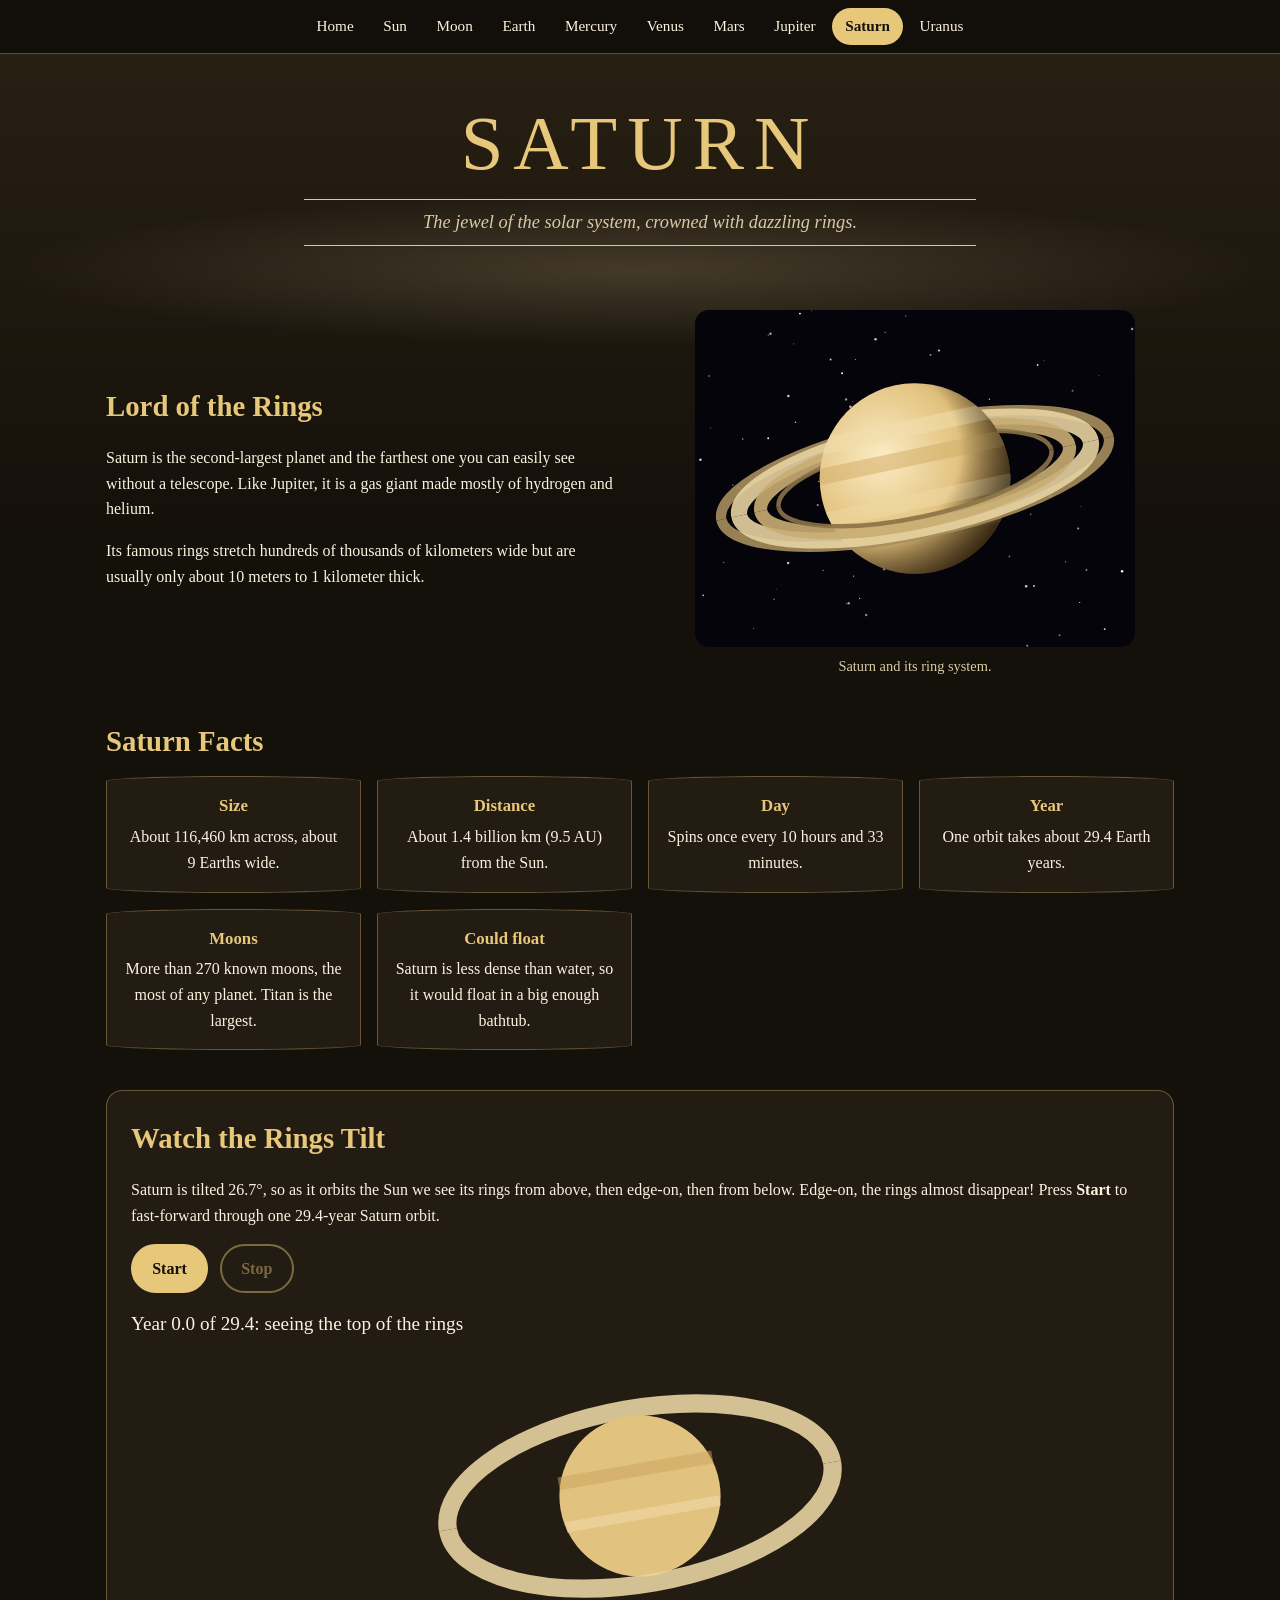
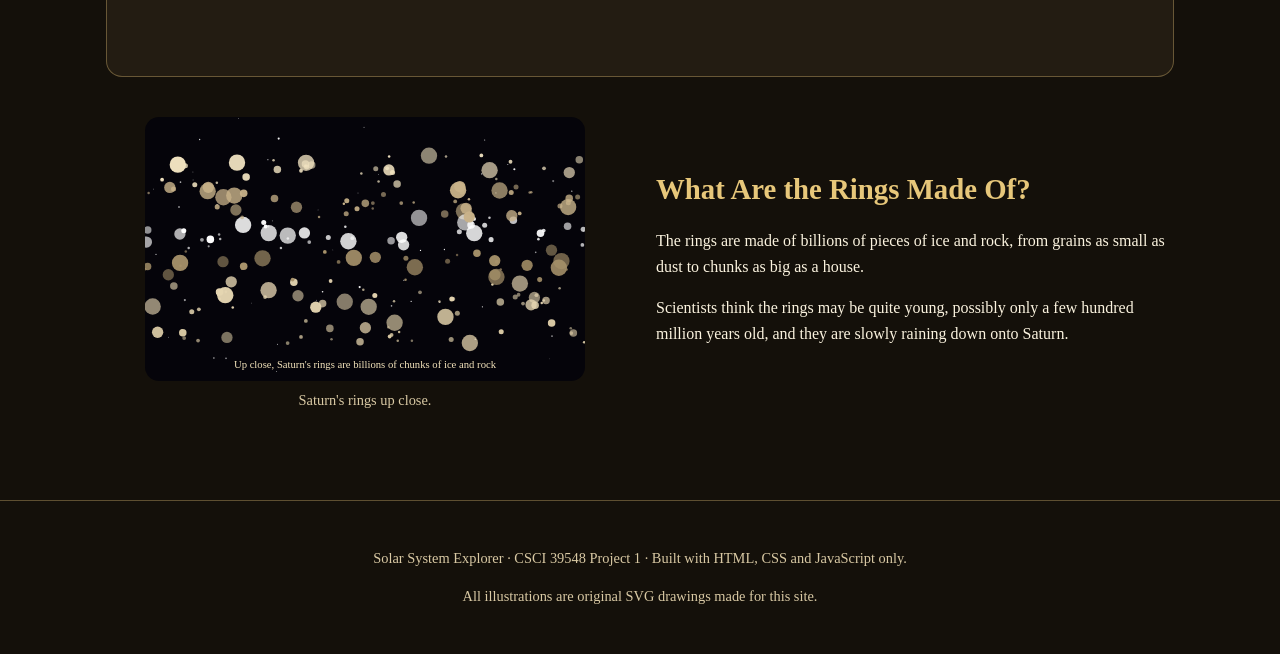
<file: pages/saturn.html>
<!DOCTYPE html>
<html lang="en">
<head>
    <meta charset="UTF-8">
    <meta name="viewport" content="width=device-width, initial-scale=1.0">
    <meta name="description" content="Facts about Saturn, the ringed planet.">
    <title>Saturn | Solar System Explorer</title>
    <!-- shared layout first, then this page's theme -->
    <link rel="stylesheet" href="../css/base.css">
    <link rel="stylesheet" href="../css/saturn.css">
</head>
<body>

    <!-- ===== Navigation bar: links to all 10 pages ===== -->
    <nav class="site-nav" aria-label="Main navigation">
        <ul>
            <li><a href="../index.html">Home</a></li>
            <li><a href="sun.html">Sun</a></li>
            <li><a href="moon.html">Moon</a></li>
            <li><a href="earth.html">Earth</a></li>
            <li><a href="mercury.html">Mercury</a></li>
            <li><a href="venus.html">Venus</a></li>
            <li><a href="mars.html">Mars</a></li>
            <li><a href="jupiter.html">Jupiter</a></li>
            <li><a href="saturn.html" aria-current="page">Saturn</a></li>
            <li><a href="uranus.html">Uranus</a></li>
        </ul>
    </nav>

    <!-- ===== Page title ===== -->
    <header class="page-header">
        <h1>Saturn</h1>
        <p class="tagline">The jewel of the solar system, crowned with dazzling rings.</p>
    </header>

    <main>
        <!-- ===== Introduction + first picture ===== -->
        <section class="split">
            <div>
                <h2>Lord of the Rings</h2>
                <p>Saturn is the second-largest planet and the farthest one you can easily see without a telescope. Like Jupiter, it is a gas giant made mostly of hydrogen and helium.</p>
                <p>Its famous rings stretch hundreds of thousands of kilometers wide but are usually only about 10 meters to 1 kilometer thick.</p>
            </div>
            <figure>
                <img src="../images/saturn.svg" alt="Saturn, a pale gold planet surrounded by wide tilted rings" width="600" height="460">
                <figcaption>Saturn and its ring system.</figcaption>
            </figure>
        </section>

        <!-- ===== Facts ===== -->
        <section>
            <h2>Saturn Facts</h2>
            <ul class="facts">
                <li><strong>Size</strong>About 116,460 km across, about 9 Earths wide.</li>
                <li><strong>Distance</strong>About 1.4 billion km (9.5 AU) from the Sun.</li>
                <li><strong>Day</strong>Spins once every 10 hours and 33 minutes.</li>
                <li><strong>Year</strong>One orbit takes about 29.4 Earth years.</li>
                <li><strong>Moons</strong>More than 270 known moons, the most of any planet. Titan is the largest.</li>
                <li><strong>Could float</strong>Saturn is less dense than water, so it would float in a big enough bathtub.</li>
            </ul>
        </section>

        <!-- ===== JavaScript feature: ring-tilt animation with Start/Stop ===== -->
        <section class="card" id="feature">
            <h2>Watch the Rings Tilt</h2>
            <p>Saturn is tilted 26.7°, so as it orbits the Sun we see its rings from above, then edge-on, then from below. Edge-on, the rings almost disappear! Press <b>Start</b> to fast-forward through one 29.4-year Saturn orbit.</p>
            <div class="controls">
                <button class="btn" id="startRings" type="button">Start</button>
                <button class="btn secondary" id="stopRings" type="button" disabled>Stop</button>
            </div>
            <p class="result" id="ringStatus" aria-live="polite">Year 0.0 of 29.4: rings tilted toward us</p>
            <!-- the rings are redrawn by JavaScript every frame -->
            <svg class="ring-stage" viewBox="0 0 400 240" role="img" aria-label="Animated Saturn whose rings tilt as it orbits">
                <g transform="rotate(-10 200 120)">
                    <path id="ringBack" fill="none" stroke="#e7d3a1" stroke-width="14" opacity="0.9"></path>
                    <circle cx="200" cy="120" r="62" fill="#e2c27f"></circle>
                    <rect x="140" y="95" width="120" height="10" fill="#c9a35e" opacity="0.5"></rect>
                    <rect x="140" y="130" width="120" height="8" fill="#f3dfae" opacity="0.5"></rect>
                    <path id="ringFront" fill="none" stroke="#e7d3a1" stroke-width="14" opacity="0.9"></path>
                </g>
            </svg>
        </section>

        <!-- ===== Second picture + more information ===== -->
        <section class="split">
            <figure>
                <img src="../images/saturn-rings-closeup.svg" alt="Close-up drawing of Saturn's rings made of countless chunks of ice and rock of different sizes" width="700" height="420">
                <figcaption>Saturn's rings up close.</figcaption>
            </figure>
            <div>
                <h2>What Are the Rings Made Of?</h2>
                <p>The rings are made of billions of pieces of ice and rock, from grains as small as dust to chunks as big as a house.</p>
                <p>Scientists think the rings may be quite young, possibly only a few hundred million years old, and they are slowly raining down onto Saturn.</p>
            </div>
        </section>
    </main>

    <footer class="site-footer">
        <p>Solar System Explorer &middot; CSCI 39548 Project 1 &middot; Built with HTML, CSS and JavaScript only.</p>
        <p>All illustrations are original SVG drawings made for this site.</p>
    </footer>

    <!-- this page's JavaScript -->
    <script src="../js/saturn.js"></script>
</body>
</html>
</file>
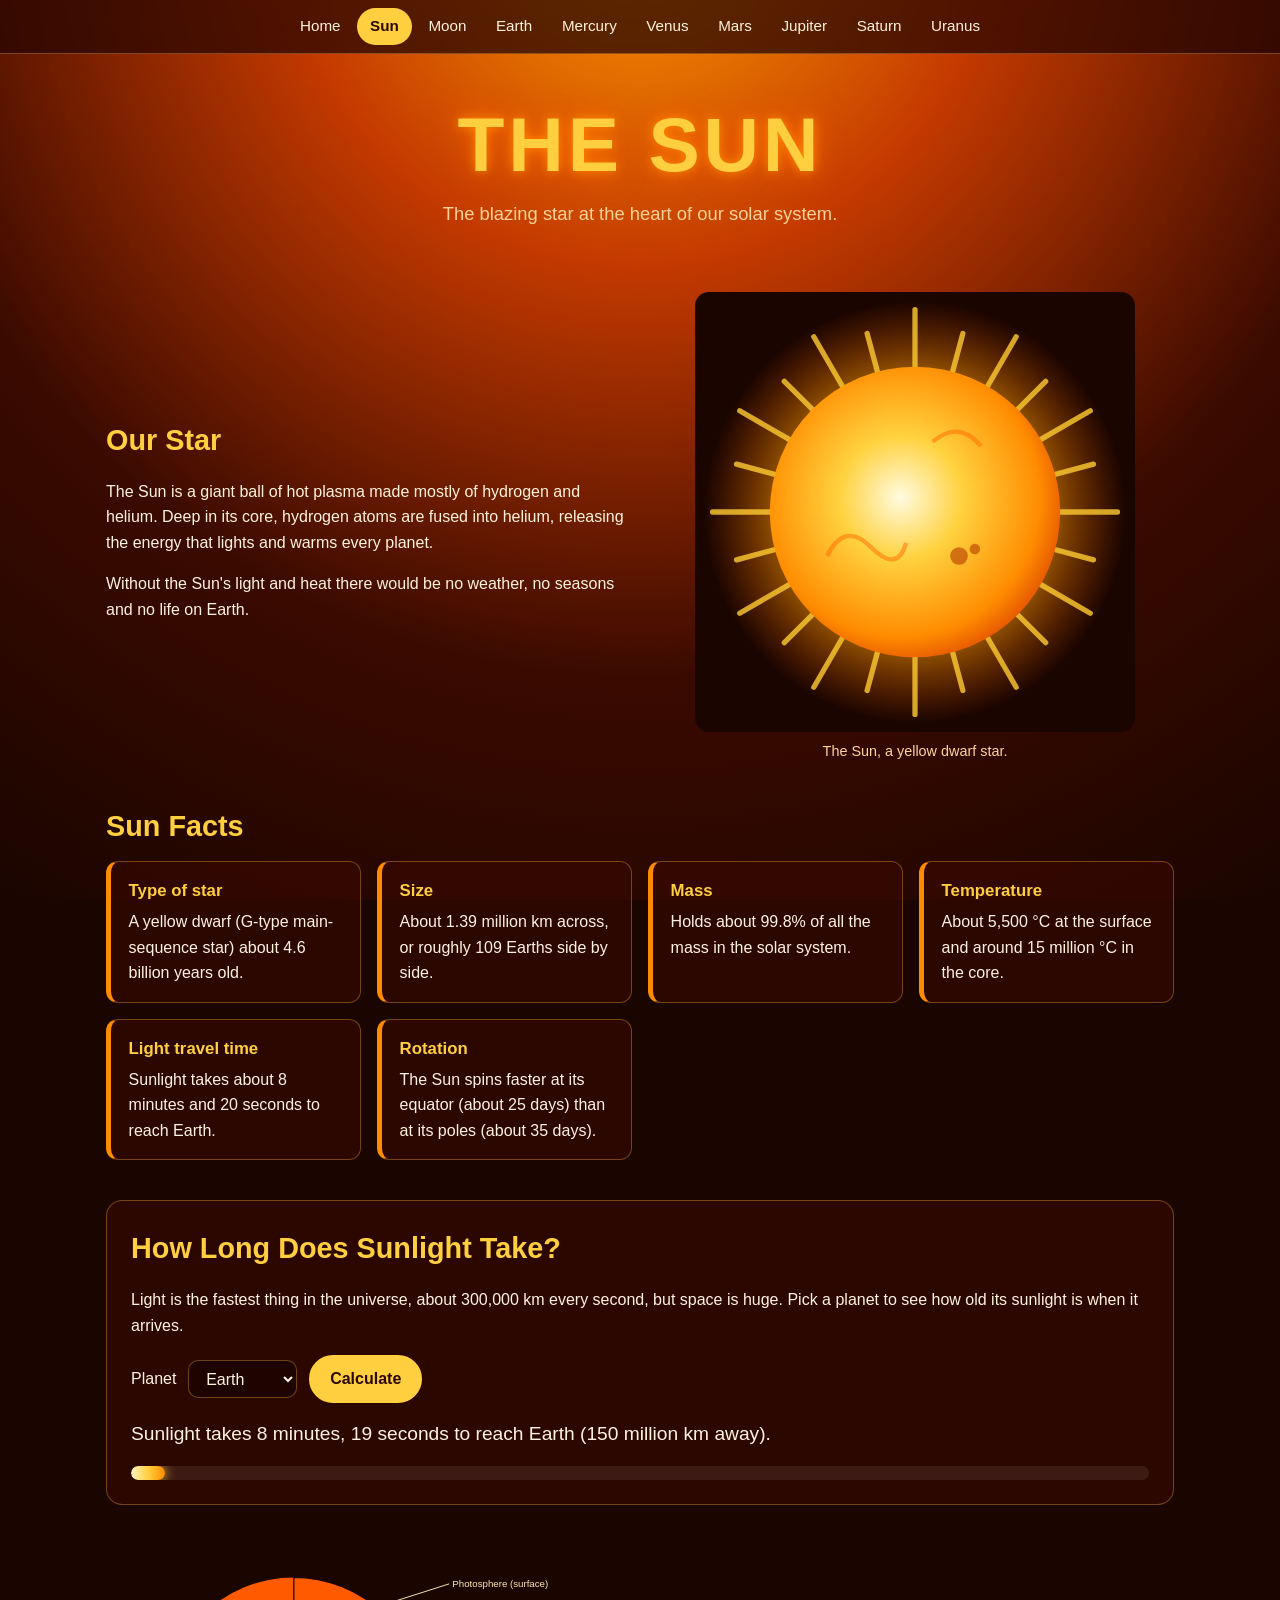
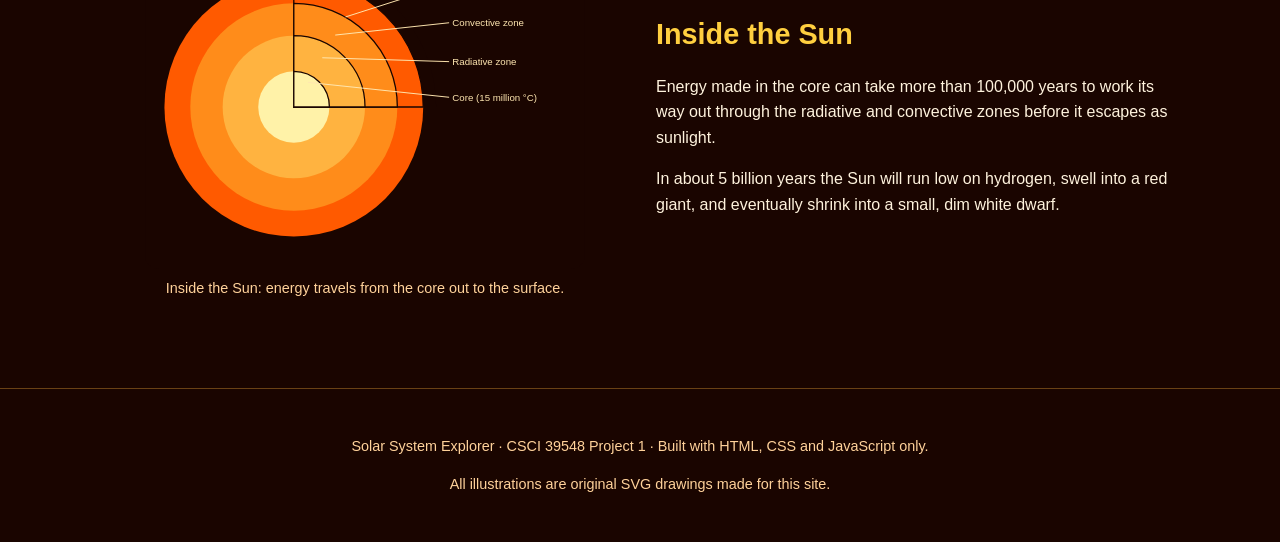
<file: pages/sun.html>
<!DOCTYPE html>
<html lang="en">
<head>
    <meta charset="UTF-8">
    <meta name="viewport" content="width=device-width, initial-scale=1.0">
    <meta name="description" content="Facts about the Sun, the star at the center of our solar system.">
    <title>The Sun | Solar System Explorer</title>
    <!-- shared layout first, then this page's theme -->
    <link rel="stylesheet" href="../css/base.css">
    <link rel="stylesheet" href="../css/sun.css">
</head>
<body>

    <!-- ===== Navigation bar: links to all 10 pages ===== -->
    <nav class="site-nav" aria-label="Main navigation">
        <ul>
            <li><a href="../index.html">Home</a></li>
            <li><a href="sun.html" aria-current="page">Sun</a></li>
            <li><a href="moon.html">Moon</a></li>
            <li><a href="earth.html">Earth</a></li>
            <li><a href="mercury.html">Mercury</a></li>
            <li><a href="venus.html">Venus</a></li>
            <li><a href="mars.html">Mars</a></li>
            <li><a href="jupiter.html">Jupiter</a></li>
            <li><a href="saturn.html">Saturn</a></li>
            <li><a href="uranus.html">Uranus</a></li>
        </ul>
    </nav>

    <!-- ===== Page title ===== -->
    <header class="page-header">
        <h1>The Sun</h1>
        <p class="tagline">The blazing star at the heart of our solar system.</p>
    </header>

    <main>
        <!-- ===== Introduction + first picture ===== -->
        <section class="split">
            <div>
                <h2>Our Star</h2>
                <p>The Sun is a giant ball of hot plasma made mostly of hydrogen and helium. Deep in its core, hydrogen atoms are fused into helium, releasing the energy that lights and warms every planet.</p>
                <p>Without the Sun's light and heat there would be no weather, no seasons and no life on Earth.</p>
            </div>
            <figure>
                <img src="../images/sun.svg" alt="The Sun drawn as a bright orange-yellow ball surrounded by glowing rays" width="500" height="500">
                <figcaption>The Sun, a yellow dwarf star.</figcaption>
            </figure>
        </section>

        <!-- ===== Facts ===== -->
        <section>
            <h2>Sun Facts</h2>
            <ul class="facts">
                <li><strong>Type of star</strong>A yellow dwarf (G-type main-sequence star) about 4.6 billion years old.</li>
                <li><strong>Size</strong>About 1.39 million km across, or roughly 109 Earths side by side.</li>
                <li><strong>Mass</strong>Holds about 99.8% of all the mass in the solar system.</li>
                <li><strong>Temperature</strong>About 5,500 °C at the surface and around 15 million °C in the core.</li>
                <li><strong>Light travel time</strong>Sunlight takes about 8 minutes and 20 seconds to reach Earth.</li>
                <li><strong>Rotation</strong>The Sun spins faster at its equator (about 25 days) than at its poles (about 35 days).</li>
            </ul>
        </section>

        <!-- ===== JavaScript feature: light-travel-time calculator ===== -->
        <section class="card" id="feature">
            <h2>How Long Does Sunlight Take?</h2>
            <p>Light is the fastest thing in the universe, about 300,000 km every second, but space is huge. Pick a planet to see how old its sunlight is when it arrives.</p>
            <div class="controls">
                <label for="planetSelect">Planet</label>
                <select id="planetSelect">
                    <option value="0.387">Mercury</option>
                    <option value="0.723">Venus</option>
                    <option value="1" selected>Earth</option>
                    <option value="1.524">Mars</option>
                    <option value="5.203">Jupiter</option>
                    <option value="9.537">Saturn</option>
                    <option value="19.19">Uranus</option>
                    <option value="30.07">Neptune</option>
                </select>
                <button class="btn" id="calcLight" type="button">Calculate</button>
            </div>
            <p class="result" id="lightResult" aria-live="polite"></p>
            <!-- the beam grows to show the distance -->
            <div class="beam-track"><div class="beam" id="beam"></div></div>
        </section>

        <!-- ===== Second picture + more information ===== -->
        <section class="split">
            <figure>
                <img src="../images/sun-layers.svg" alt="Cutaway diagram of the Sun showing the core, radiative zone, convective zone and photosphere" width="680" height="500">
                <figcaption>Inside the Sun: energy travels from the core out to the surface.</figcaption>
            </figure>
            <div>
                <h2>Inside the Sun</h2>
                <p>Energy made in the core can take more than 100,000 years to work its way out through the radiative and convective zones before it escapes as sunlight.</p>
                <p>In about 5 billion years the Sun will run low on hydrogen, swell into a red giant, and eventually shrink into a small, dim white dwarf.</p>
            </div>
        </section>
    </main>

    <footer class="site-footer">
        <p>Solar System Explorer &middot; CSCI 39548 Project 1 &middot; Built with HTML, CSS and JavaScript only.</p>
        <p>All illustrations are original SVG drawings made for this site.</p>
    </footer>

    <!-- this page's JavaScript -->
    <script src="../js/sun.js"></script>
</body>
</html>
</file>
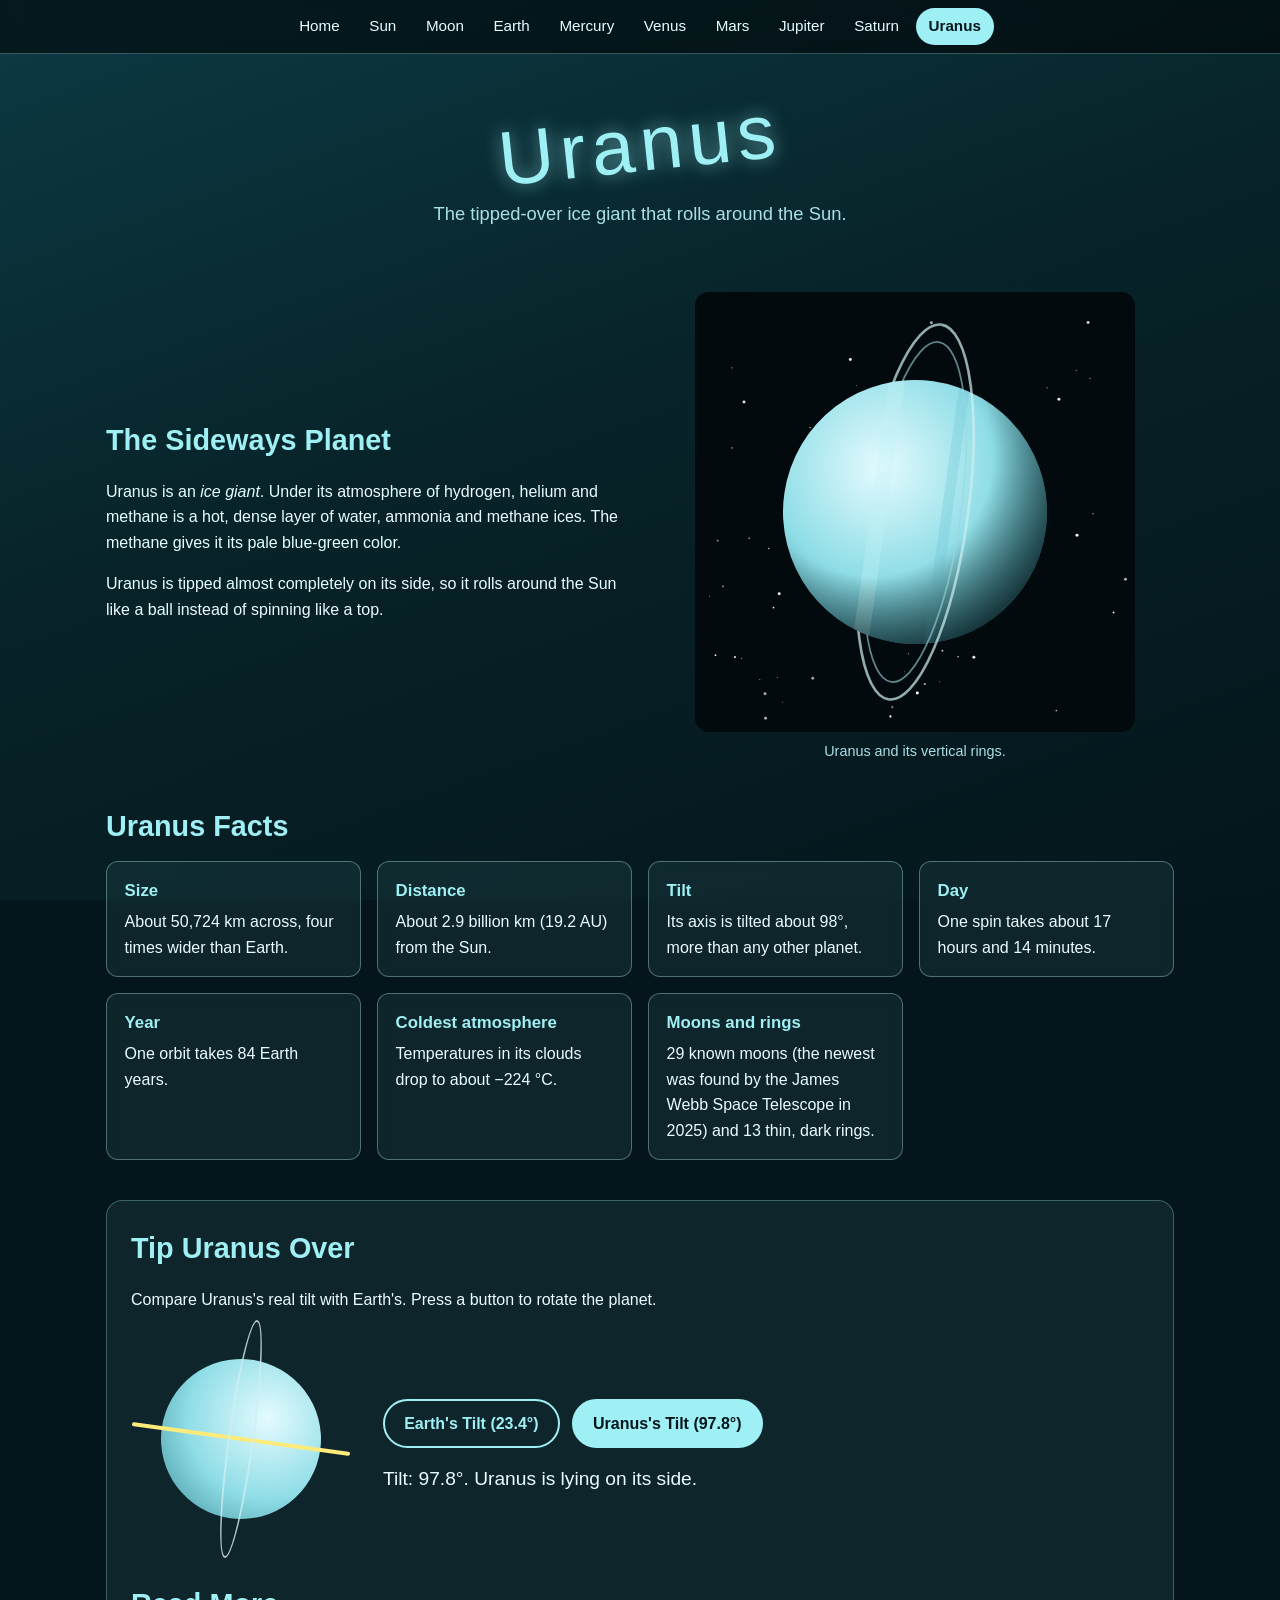
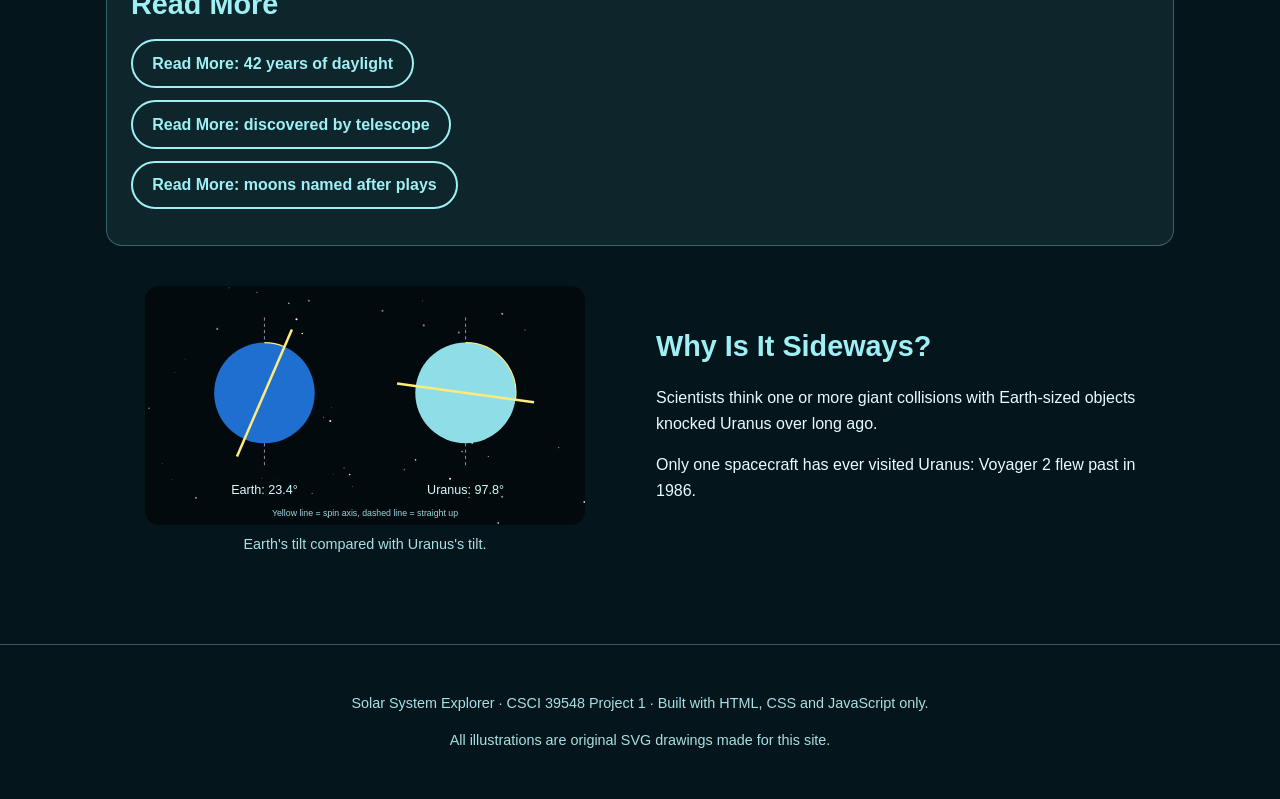
<file: pages/uranus.html>
<!DOCTYPE html>
<html lang="en">
<head>
    <meta charset="UTF-8">
    <meta name="viewport" content="width=device-width, initial-scale=1.0">
    <meta name="description" content="Facts about Uranus, the sideways ice giant.">
    <title>Uranus | Solar System Explorer</title>
    <!-- shared layout first, then this page's theme -->
    <link rel="stylesheet" href="../css/base.css">
    <link rel="stylesheet" href="../css/uranus.css">
</head>
<body>

    <!-- ===== Navigation bar: links to all 10 pages ===== -->
    <nav class="site-nav" aria-label="Main navigation">
        <ul>
            <li><a href="../index.html">Home</a></li>
            <li><a href="sun.html">Sun</a></li>
            <li><a href="moon.html">Moon</a></li>
            <li><a href="earth.html">Earth</a></li>
            <li><a href="mercury.html">Mercury</a></li>
            <li><a href="venus.html">Venus</a></li>
            <li><a href="mars.html">Mars</a></li>
            <li><a href="jupiter.html">Jupiter</a></li>
            <li><a href="saturn.html">Saturn</a></li>
            <li><a href="uranus.html" aria-current="page">Uranus</a></li>
        </ul>
    </nav>

    <!-- ===== Page title ===== -->
    <header class="page-header">
        <h1>Uranus</h1>
        <p class="tagline">The tipped-over ice giant that rolls around the Sun.</p>
    </header>

    <main>
        <!-- ===== Introduction + first picture ===== -->
        <section class="split">
            <div>
                <h2>The Sideways Planet</h2>
                <p>Uranus is an <i>ice giant</i>. Under its atmosphere of hydrogen, helium and methane is a hot, dense layer of water, ammonia and methane ices. The methane gives it its pale blue-green color.</p>
                <p>Uranus is tipped almost completely on its side, so it rolls around the Sun like a ball instead of spinning like a top.</p>
            </div>
            <figure>
                <img src="../images/uranus.svg" alt="Uranus as a pale blue-green ball with thin rings running up and down because the planet is on its side" width="500" height="500">
                <figcaption>Uranus and its vertical rings.</figcaption>
            </figure>
        </section>

        <!-- ===== Facts ===== -->
        <section>
            <h2>Uranus Facts</h2>
            <ul class="facts">
                <li><strong>Size</strong>About 50,724 km across, four times wider than Earth.</li>
                <li><strong>Distance</strong>About 2.9 billion km (19.2 AU) from the Sun.</li>
                <li><strong>Tilt</strong>Its axis is tilted about 98°, more than any other planet.</li>
                <li><strong>Day</strong>One spin takes about 17 hours and 14 minutes.</li>
                <li><strong>Year</strong>One orbit takes 84 Earth years.</li>
                <li><strong>Coldest atmosphere</strong>Temperatures in its clouds drop to about −224 °C.</li>
                <li><strong>Moons and rings</strong>29 known moons (the newest was found by the James Webb Space Telescope in 2025) and 13 thin, dark rings.</li>
            </ul>
        </section>

        <!-- ===== JavaScript feature: Read More sections + sideways tilt demo ===== -->
        <section class="card" id="feature">
            <h2>Tip Uranus Over</h2>
            <p>Compare Uranus's real tilt with Earth's. Press a button to rotate the planet.</p>
            <div class="tilt-demo">
                <div class="tilt-planet" id="tiltPlanet" aria-hidden="true">
                    <div class="tilt-axis"></div>
                    <div class="tilt-ring"></div>
                </div>
                <div>
                    <div class="controls">
                        <button class="btn secondary" id="earthTiltBtn" type="button">Earth's Tilt (23.4°)</button>
                        <button class="btn" id="uranusTiltBtn" type="button">Uranus's Tilt (97.8°)</button>
                    </div>
                    <p class="result" id="tiltText" aria-live="polite">Tilt: 97.8°. Uranus is lying on its side.</p>
                </div>
            </div>

            <h2>Read More</h2>
            <div class="read-more">
                <button class="btn secondary toggle" type="button" aria-expanded="false" aria-controls="more1">Read More: 42 years of daylight</button>
                <div class="more-text" id="more1" hidden>
                    <p>Because Uranus is on its side, each pole points almost straight at the Sun for part of its 84-year orbit. That means each pole gets about 42 years of nonstop sunlight followed by 42 years of darkness.</p>
                </div>
            </div>
            <div class="read-more">
                <button class="btn secondary toggle" type="button" aria-expanded="false" aria-controls="more2">Read More: discovered by telescope</button>
                <div class="more-text" id="more2" hidden>
                    <p>William Herschel discovered Uranus in 1781. It was the first planet found with a telescope, and it doubled the known size of the solar system overnight.</p>
                </div>
            </div>
            <div class="read-more">
                <button class="btn secondary toggle" type="button" aria-expanded="false" aria-controls="more3">Read More: moons named after plays</button>
                <div class="more-text" id="more3" hidden>
                    <p>Most of Uranus's moons are named after characters from the plays of William Shakespeare and the poems of Alexander Pope, such as Miranda, Titania, Oberon and Puck.</p>
                </div>
            </div>
        </section>

        <!-- ===== Second picture + more information ===== -->
        <section class="split">
            <figure>
                <img src="../images/uranus-tilt.svg" alt="Diagram comparing Earth's slightly tilted spin axis at 23.4 degrees with Uranus's nearly sideways axis at 97.8 degrees" width="700" height="380">
                <figcaption>Earth's tilt compared with Uranus's tilt.</figcaption>
            </figure>
            <div>
                <h2>Why Is It Sideways?</h2>
                <p>Scientists think one or more giant collisions with Earth-sized objects knocked Uranus over long ago.</p>
                <p>Only one spacecraft has ever visited Uranus: Voyager 2 flew past in 1986.</p>
            </div>
        </section>
    </main>

    <footer class="site-footer">
        <p>Solar System Explorer &middot; CSCI 39548 Project 1 &middot; Built with HTML, CSS and JavaScript only.</p>
        <p>All illustrations are original SVG drawings made for this site.</p>
    </footer>

    <!-- this page's JavaScript -->
    <script src="../js/uranus.js"></script>
</body>
</html>
</file>
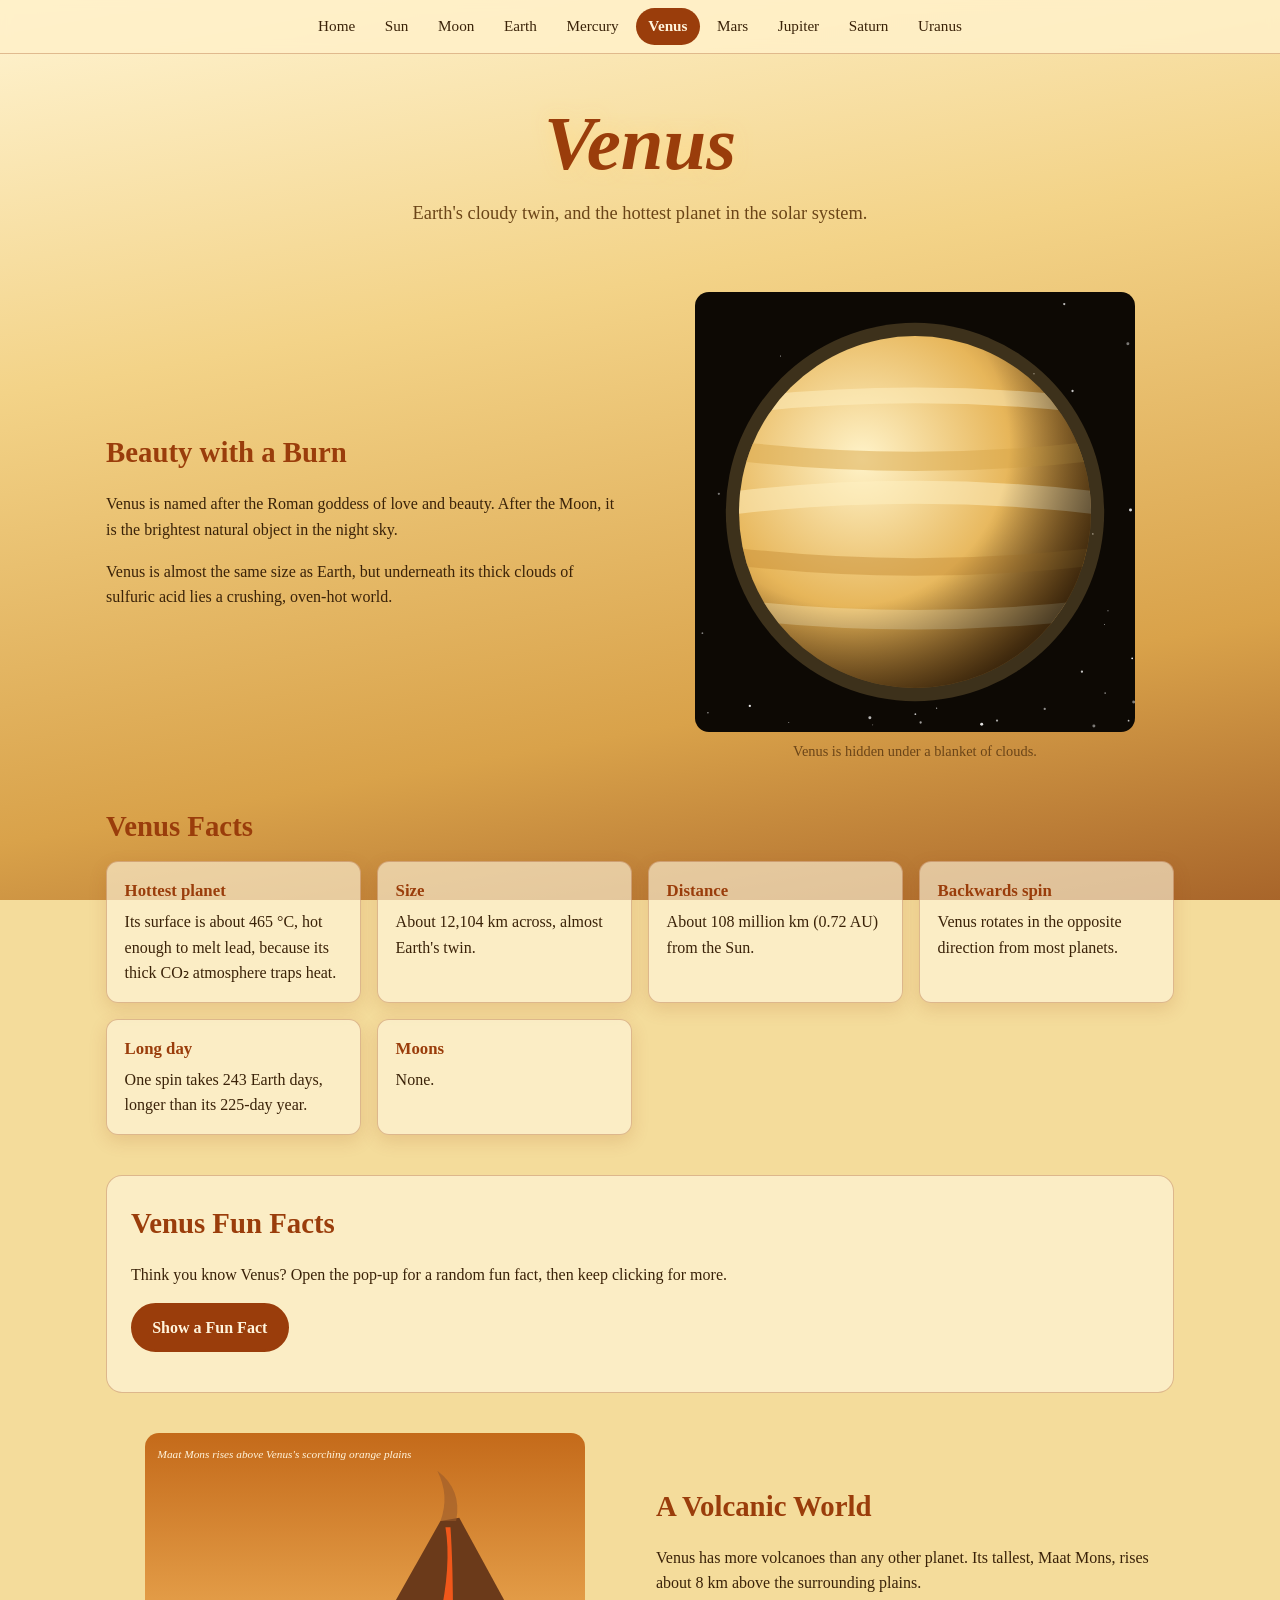
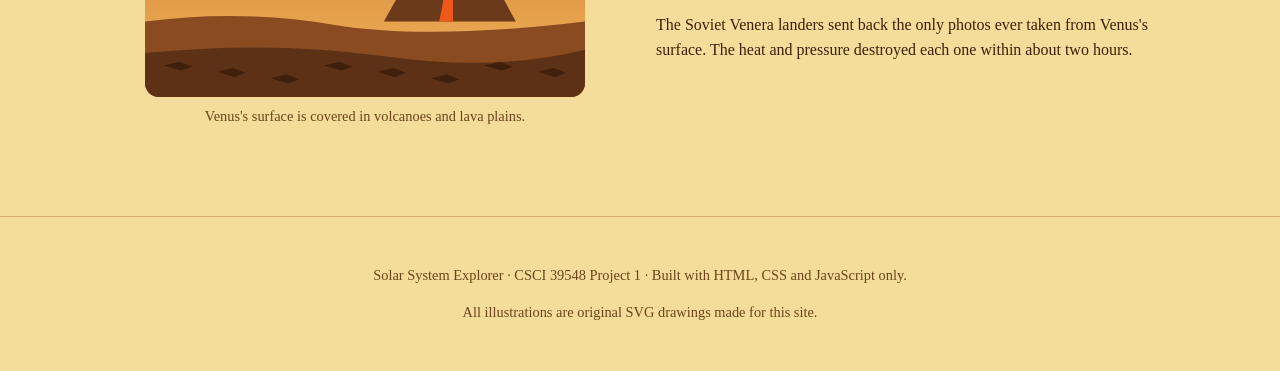
<file: pages/venus.html>
<!DOCTYPE html>
<html lang="en">
<head>
    <meta charset="UTF-8">
    <meta name="viewport" content="width=device-width, initial-scale=1.0">
    <meta name="description" content="Facts about Venus, the hottest planet in the solar system.">
    <title>Venus | Solar System Explorer</title>
    <!-- shared layout first, then this page's theme -->
    <link rel="stylesheet" href="../css/base.css">
    <link rel="stylesheet" href="../css/venus.css">
</head>
<body>

    <!-- ===== Navigation bar: links to all 10 pages ===== -->
    <nav class="site-nav" aria-label="Main navigation">
        <ul>
            <li><a href="../index.html">Home</a></li>
            <li><a href="sun.html">Sun</a></li>
            <li><a href="moon.html">Moon</a></li>
            <li><a href="earth.html">Earth</a></li>
            <li><a href="mercury.html">Mercury</a></li>
            <li><a href="venus.html" aria-current="page">Venus</a></li>
            <li><a href="mars.html">Mars</a></li>
            <li><a href="jupiter.html">Jupiter</a></li>
            <li><a href="saturn.html">Saturn</a></li>
            <li><a href="uranus.html">Uranus</a></li>
        </ul>
    </nav>

    <!-- ===== Page title ===== -->
    <header class="page-header">
        <h1>Venus</h1>
        <p class="tagline">Earth's cloudy twin, and the hottest planet in the solar system.</p>
    </header>

    <main>
        <!-- ===== Introduction + first picture ===== -->
        <section class="split">
            <div>
                <h2>Beauty with a Burn</h2>
                <p>Venus is named after the Roman goddess of love and beauty. After the Moon, it is the brightest natural object in the night sky.</p>
                <p>Venus is almost the same size as Earth, but underneath its thick clouds of sulfuric acid lies a crushing, oven-hot world.</p>
            </div>
            <figure>
                <img src="../images/venus.svg" alt="Venus wrapped in thick swirling yellow and tan clouds" width="500" height="500">
                <figcaption>Venus is hidden under a blanket of clouds.</figcaption>
            </figure>
        </section>

        <!-- ===== Facts ===== -->
        <section>
            <h2>Venus Facts</h2>
            <ul class="facts">
                <li><strong>Hottest planet</strong>Its surface is about 465 °C, hot enough to melt lead, because its thick CO₂ atmosphere traps heat.</li>
                <li><strong>Size</strong>About 12,104 km across, almost Earth's twin.</li>
                <li><strong>Distance</strong>About 108 million km (0.72 AU) from the Sun.</li>
                <li><strong>Backwards spin</strong>Venus rotates in the opposite direction from most planets.</li>
                <li><strong>Long day</strong>One spin takes 243 Earth days, longer than its 225-day year.</li>
                <li><strong>Moons</strong>None.</li>
            </ul>
        </section>

        <!-- ===== JavaScript feature: fun-facts pop-up (modal) ===== -->
        <section class="card" id="feature">
            <h2>Venus Fun Facts</h2>
            <p>Think you know Venus? Open the pop-up for a random fun fact, then keep clicking for more.</p>
            <div class="controls">
                <button class="btn" id="openFacts" type="button">Show a Fun Fact</button>
            </div>

            <!-- Pop-up window (hidden until the button is clicked) -->
            <div class="modal-overlay" id="factModal" hidden>
                <div class="modal" role="dialog" aria-modal="true" aria-labelledby="modalTitle">
                    <button class="modal-close" id="closeFacts" type="button" aria-label="Close">&times;</button>
                    <h3 id="modalTitle">Did you know?</h3>
                    <p id="factText"></p>
                    <p class="fact-count" id="factCount"></p>
                    <button class="btn" id="nextFact" type="button">Another Fact</button>
                </div>
            </div>
        </section>

        <!-- ===== Second picture + more information ===== -->
        <section class="split">
            <figure>
                <img src="../images/venus-surface.svg" alt="Artist's view of the surface of Venus: a volcano under an orange sky above dark rocky plains" width="700" height="420">
                <figcaption>Venus's surface is covered in volcanoes and lava plains.</figcaption>
            </figure>
            <div>
                <h2>A Volcanic World</h2>
                <p>Venus has more volcanoes than any other planet. Its tallest, Maat Mons, rises about 8 km above the surrounding plains.</p>
                <p>The Soviet Venera landers sent back the only photos ever taken from Venus's surface. The heat and pressure destroyed each one within about two hours.</p>
            </div>
        </section>
    </main>

    <footer class="site-footer">
        <p>Solar System Explorer &middot; CSCI 39548 Project 1 &middot; Built with HTML, CSS and JavaScript only.</p>
        <p>All illustrations are original SVG drawings made for this site.</p>
    </footer>

    <!-- this page's JavaScript -->
    <script src="../js/venus.js"></script>
</body>
</html>
</file>
<file: css/base.css>
/* ==========================================================
   base.css
   Shared layout used by EVERY page (nav bar, header, cards,
   fact grid, buttons, footer).
   Each page also loads its own theme file (for example
   css/mars.css) which changes the CSS variables below to give
   that page its own colors, fonts and background.
   ========================================================== */

/* ---------- Theme variables (default = deep space) ---------- */
:root {
    --bg: #05060f;              /* page background color            */
    --bg-image: none;           /* optional background gradient     */
    --text: #f2f2f2;            /* main text color                  */
    --muted: #b9bccb;           /* softer text (captions, taglines) */
    --accent: #7fd3ff;          /* headings, buttons, highlights    */
    --accent-text: #05060f;     /* text that sits on the accent     */
    --card: rgba(255, 255, 255, 0.06);
    --card-border: rgba(255, 255, 255, 0.15);
    --nav-bg: rgba(0, 0, 0, 0.55);
    --input-bg: rgba(0, 0, 0, 0.3);
    --heading-font: "Trebuchet MS", Arial, sans-serif;
    --body-font: "Trebuchet MS", Arial, sans-serif;
}

/* ---------- Basic reset ---------- */
* {
    box-sizing: border-box;
}

body {
    margin: 0;
    background-color: var(--bg);
    background-image: var(--bg-image);
    background-attachment: fixed;
    color: var(--text);
    font-family: var(--body-font);
    line-height: 1.6;
    /* smooth fade when JavaScript switches themes (Earth, Mercury) */
    transition: background-color 0.8s, color 0.8s;
}

img {
    max-width: 100%;
    height: auto;
    display: block;
}

/* ---------- Navigation bar (same on all 10 pages) ---------- */
.site-nav {
    position: sticky;           /* nav stays at the top while scrolling */
    top: 0;
    z-index: 100;
    background: var(--nav-bg);
    backdrop-filter: blur(6px);
    border-bottom: 1px solid var(--card-border);
}

.site-nav ul {
    list-style: none;
    margin: 0 auto;
    padding: 0.5rem 1rem;
    max-width: 1100px;
    display: flex;              /* puts links in a row */
    flex-wrap: wrap;            /* wraps onto 2 lines on small screens */
    justify-content: center;
    gap: 0.25rem;
}

.site-nav a {
    display: block;
    padding: 0.4rem 0.8rem;
    border-radius: 999px;
    color: var(--text);
    text-decoration: none;
    font-size: 0.95rem;
}

.site-nav a:hover,
.site-nav a:focus-visible {
    background: var(--card);
    outline: none;
}

/* highlights the link for the page you are on */
.site-nav a[aria-current="page"] {
    background: var(--accent);
    color: var(--accent-text);
    font-weight: bold;
}

/* ---------- Page header ---------- */
.page-header {
    text-align: center;
    padding: 3rem 1rem 1.5rem;
}

.page-header h1 {
    margin: 0;
    font-family: var(--heading-font);
    font-size: clamp(2.6rem, 8vw, 4.8rem);
    line-height: 1.1;
    color: var(--accent);
}

.tagline {
    max-width: 42rem;
    margin: 0.75rem auto 0;
    color: var(--muted);
    font-size: 1.15rem;
}

/* ---------- Main content ---------- */
main {
    max-width: 1100px;
    margin: 0 auto;
    padding: 0 1rem 3rem;
}

section {
    margin: 2.5rem 0;
}

h2 {
    margin: 0 0 0.75rem;
    font-family: var(--heading-font);
    font-size: 1.8rem;
    color: var(--accent);
}

h3 {
    font-family: var(--heading-font);
    color: var(--accent);
}

/* boxed panel used for the interactive feature on each page */
.card {
    background: var(--card);
    border: 1px solid var(--card-border);
    border-radius: 16px;
    padding: 1.5rem;
}

/* two-column layout: text on one side, picture on the other */
.split {
    display: grid;
    grid-template-columns: 1fr 1fr;
    gap: 2rem;
    align-items: center;
}

/* ---------- Images ---------- */
figure {
    margin: 0;
}

figure img {
    width: 100%;
    max-width: 440px;
    margin: 0 auto;
    border-radius: 14px;
}

figure.wide img {
    max-width: 100%;
}

figcaption {
    margin-top: 0.5rem;
    text-align: center;
    color: var(--muted);
    font-size: 0.9rem;
}

/* ---------- Fact cards ---------- */
.facts {
    list-style: none;
    margin: 0;
    padding: 0;
    display: grid;
    grid-template-columns: repeat(auto-fit, minmax(230px, 1fr));
    gap: 1rem;
}

.facts li {
    background: var(--card);
    border: 1px solid var(--card-border);
    border-radius: 12px;
    padding: 1rem 1.1rem;
}

.facts strong {
    display: block;
    margin-bottom: 0.25rem;
    font-family: var(--heading-font);
    font-size: 1.05rem;
    color: var(--accent);
}

/* ---------- Buttons and form controls ---------- */
.btn {
    font: inherit;
    font-weight: bold;
    padding: 0.6rem 1.2rem;
    border-radius: 999px;
    border: 2px solid var(--accent);
    background: var(--accent);
    color: var(--accent-text);
    cursor: pointer;
    transition: transform 0.15s, background 0.2s, color 0.2s;
}

.btn:hover {
    transform: translateY(-2px);
}

.btn.secondary {
    background: transparent;
    color: var(--accent);
}

.btn:disabled {
    opacity: 0.45;
    cursor: not-allowed;
    transform: none;
}

.btn:focus-visible,
input:focus-visible,
select:focus-visible {
    outline: 3px solid var(--text);
    outline-offset: 2px;
}

.controls {
    display: flex;
    flex-wrap: wrap;
    gap: 0.75rem;
    align-items: center;
    margin: 1rem 0;
}

input,
select {
    font: inherit;
    padding: 0.55rem 0.8rem;
    border-radius: 10px;
    border: 1px solid var(--card-border);
    background: var(--input-bg);
    color: var(--text);
}

select option {
    color: #000;
}

.result {
    min-height: 1.6em;
    margin: 0.5rem 0 0;
    font-size: 1.2rem;
}

/* ---------- Footer ---------- */
.site-footer {
    padding: 2rem 1rem;
    text-align: center;
    color: var(--muted);
    font-size: 0.9rem;
    border-top: 1px solid var(--card-border);
}

/* ---------- Small screens ---------- */
@media (max-width: 760px) {
    .split {
        grid-template-columns: 1fr;
    }

    .page-header {
        padding-top: 2rem;
    }
}
</file>
<file: css/home.css>
/* ==========================================================
   home.css - Homepage theme: deep space with twinkling stars
   ========================================================== */
:root {
    --bg: #03040c;
    /* layered radial gradients = a nebula glow behind the stars */
    --bg-image:
        radial-gradient(ellipse at 20% 10%, rgba(88, 60, 180, 0.35), transparent 55%),
        radial-gradient(ellipse at 85% 80%, rgba(20, 120, 170, 0.3), transparent 50%);
    --accent: #8be0ff;
    --accent-text: #03040c;
    --heading-font: "Trebuchet MS", "Segoe UI", sans-serif;
    --body-font: "Segoe UI", "Trebuchet MS", Arial, sans-serif;
}

/* tiny star dots drawn with a repeating gradient that slowly twinkles */
body::before {
    content: "";
    position: fixed;
    inset: 0;
    z-index: -1;
    background-image:
        radial-gradient(1px 1px at 20px 30px, #fff, transparent),
        radial-gradient(1px 1px at 120px 80px, #cfe8ff, transparent),
        radial-gradient(1.5px 1.5px at 200px 160px, #fff, transparent),
        radial-gradient(1px 1px at 60px 190px, #ffe9c7, transparent);
    background-size: 240px 220px;
    animation: twinkle 4s ease-in-out infinite alternate;
}

@keyframes twinkle {
    from { opacity: 0.45; }
    to   { opacity: 1; }
}

.page-header h1 {
    /* gradient-filled title text */
    background: linear-gradient(90deg, #8be0ff, #c9a7ff, #ffd28b);
    -webkit-background-clip: text;
    background-clip: text;
    color: transparent;
    letter-spacing: 2px;
}

/* homepage uses a stacked layout so the wide lineup image fits */
main > .split:first-child {
    grid-template-columns: 1fr;
}

/* ---------- Orbit animation box ---------- */
.orrery {
    position: relative;
    width: 100%;
    max-width: 560px;
    aspect-ratio: 1 / 1;
    margin: 1rem auto 0;
    border-radius: 50%;
    background: radial-gradient(circle, rgba(255, 255, 255, 0.04), transparent 70%);
}

.orrery-sun {
    position: absolute;
    left: 50%;
    top: 50%;
    width: 9%;
    height: 9%;
    transform: translate(-50%, -50%);
    border-radius: 50%;
    background: radial-gradient(circle, #fff7c2, #ffb300 60%, #ff6a00);
    box-shadow: 0 0 30px 8px rgba(255, 170, 0, 0.6);
}

/* the dashed circles each planet travels along (added by JS) */
.orbit-path {
    position: absolute;
    left: 50%;
    top: 50%;
    border: 1px dashed rgba(255, 255, 255, 0.18);
    border-radius: 50%;
    transform: translate(-50%, -50%);
}

/* the planets themselves (added and moved by JS) */
.orbit-planet {
    position: absolute;
    left: 50%;
    top: 50%;
    border-radius: 50%;
    transform: translate(-50%, -50%);
}
</file>
<file: css/earth.css>
/* ==========================================================
   earth.css - Earth theme: ocean blue and forest green.
   The .night class (added by earth.js) switches to night colors.
   ========================================================== */
:root {
    --heading-font: Georgia, "Times New Roman", serif;
    --body-font: Verdana, Geneva, sans-serif;
}

/* ----- Day colors ----- */
body {
    --bg: #0b4f8a;
    --bg-image: linear-gradient(180deg, #5fb4f0 0%, #1f73c4 40%, #0b4f8a 75%, #1d6b3a 100%);
    --text: #ffffff;
    --muted: #e1f1ff;
    --accent: #b8f28a;
    --accent-text: #0b3a1a;
    --card: rgba(0, 40, 80, 0.4);
    --card-border: rgba(255, 255, 255, 0.35);
    --nav-bg: rgba(0, 45, 90, 0.7);
}

/* ----- Night colors (toggled with JavaScript) ----- */
body.night {
    --bg: #020617;
    --bg-image: radial-gradient(circle at 70% 20%, #1b2a55 0%, #050a1c 55%, #01020a 100%);
    --text: #e6ecff;
    --muted: #9fb0d9;
    --accent: #ffd36b;
    --accent-text: #1a1200;
    --card: rgba(255, 255, 255, 0.05);
    --card-border: rgba(255, 211, 107, 0.3);
    --nav-bg: rgba(2, 6, 23, 0.8);
}

.page-header h1 {
    text-shadow: 2px 3px 0 rgba(0, 0, 0, 0.35);
}

.facts li {
    border-radius: 20px 4px 20px 4px;   /* leaf-like corners */
}

/* image fades while it is being swapped */
#earth-img {
    transition: opacity 0.4s;
}
</file>
<file: css/jupiter.css>
/* ==========================================================
   jupiter.css - Jupiter theme: striped cloud bands
   ========================================================== */
:root {
    --bg: #3d2614;
    /* horizontal stripes like Jupiter's cloud belts */
    --bg-image: repeating-linear-gradient(180deg,
        #4a2e18 0 80px, #6b4325 80px 130px, #3d2614 130px 200px, #7a5232 200px 230px);
    --text: #fbf1e1;
    --muted: #e9d3b0;
    --accent: #f2b880;
    --accent-text: #3d2614;
    --card: rgba(40, 22, 10, 0.7);
    --card-border: rgba(242, 184, 128, 0.35);
    --nav-bg: rgba(40, 22, 10, 0.85);
    --heading-font: Georgia, "Times New Roman", serif;
    --body-font: "Gill Sans", "Gill Sans MT", Calibri, sans-serif;
}

.page-header h1 {
    font-weight: 900;
    letter-spacing: 3px;
    /* text colored with the Great Red Spot's red */
    color: #e36a43;
    text-shadow: 2px 2px 0 #f6e7cc;
}

.facts li {
    border-top: 6px solid #c58b5a;
}

/* ---------- Tabs ---------- */
.tabs {
    display: flex;
    flex-wrap: wrap;
    gap: 0.25rem;
    border-bottom: 2px solid var(--accent);
}

.tab {
    font: inherit;
    padding: 0.6rem 1.2rem;
    border: none;
    border-radius: 10px 10px 0 0;
    background: rgba(255, 255, 255, 0.08);
    color: var(--text);
    cursor: pointer;
}

.tab.active {
    background: var(--accent);
    color: var(--accent-text);
    font-weight: bold;
}

.tab-panel {
    display: flex;
    gap: 1.5rem;
    align-items: center;
    padding: 1.5rem 0 0;
    animation: fadeIn 0.4s;
}

.tab-panel[hidden] {
    display: none;
}

@keyframes fadeIn {
    from { opacity: 0; transform: translateY(6px); }
    to   { opacity: 1; transform: none; }
}

/* small CSS-drawn moons beside each tab's text */
.moon-dot {
    flex: none;
    width: 80px;
    height: 80px;
    border-radius: 50%;
}

.moon-dot.io       { background: radial-gradient(circle at 35% 35%, #fff59a, #e8d24a 50%, #c25b1a); }
.moon-dot.europa   { background: radial-gradient(circle at 35% 35%, #ffffff, #e9e1d0 55%, #a0603a); }
.moon-dot.ganymede { background: radial-gradient(circle at 35% 35%, #d9cfc4, #9b8f84 55%, #4d443c); }
.moon-dot.callisto { background: radial-gradient(circle at 35% 35%, #9b9087, #5f554c 55%, #2b241f); }
</file>
<file: css/mars.css>
/* ==========================================================
   mars.css - Mars theme: rusty reds and dusty desert tones
   ========================================================== */
:root {
    --bg: #3b1206;
    --bg-image: linear-gradient(180deg, #d9875a 0%, #a8431b 30%, #6b200b 70%, #3b1206 100%);
    --text: #fff1e6;
    --muted: #f6cdb0;
    --accent: #ffb38a;
    --accent-text: #3b1206;
    --card: rgba(60, 15, 5, 0.5);
    --card-border: rgba(255, 179, 138, 0.35);
    --nav-bg: rgba(59, 18, 6, 0.8);
    --heading-font: Rockwell, "Courier New", "Copperplate", serif;
    --body-font: "Trebuchet MS", Arial, sans-serif;
}

.page-header h1 {
    text-transform: uppercase;
    letter-spacing: 5px;
    text-shadow: 3px 3px 0 #6b200b;
}

/* dusty texture over the cards */
.facts li,
.card {
    background-image: repeating-linear-gradient(45deg, rgba(255, 255, 255, 0.02) 0 4px, transparent 4px 8px);
}

.facts li {
    border-bottom: 4px solid #c1440e;
}

#earthWeight {
    width: 9rem;
}
</file>
<file: css/mercury.css>
/* ==========================================================
   mercury.css - Mercury theme: metallic gray with solar heat.
   .night-side (added by mercury.js) switches to frozen colors.
   ========================================================== */
body {
    --bg: #2b2826;
    --bg-image: linear-gradient(135deg, #ff7a1a 0%, #8a3d12 18%, #3a3632 45%, #1f1d1b 100%);
    --text: #f1eeea;
    --muted: #c9c3bc;
    --accent: #ffa64d;
    --accent-text: #1f1d1b;
    --card: rgba(0, 0, 0, 0.35);
    --card-border: rgba(200, 195, 190, 0.3);
    --heading-font: "Arial Narrow", "Franklin Gothic Medium", Arial, sans-serif;
    --body-font: Tahoma, Verdana, sans-serif;
}

body.night-side {
    --bg-image: linear-gradient(135deg, #0a0f1f 0%, #1b2236 40%, #2b2f3a 100%);
    --accent: #8ec9ff;
    --accent-text: #0a0f1f;
}

.page-header h1 {
    text-transform: uppercase;
    letter-spacing: 6px;
    font-style: italic;   /* "fast" slanted look for the swift planet */
}

.facts li {
    background: linear-gradient(160deg, rgba(255, 255, 255, 0.1), rgba(0, 0, 0, 0.3));
}

/* ---------- Thermometer ---------- */
.thermo-layout {
    display: flex;
    gap: 2rem;
    align-items: center;
}

.thermometer {
    position: relative;
    width: 34px;
    height: 220px;
    border-radius: 999px;
    border: 3px solid #ddd;
    background: rgba(255, 255, 255, 0.1);
    overflow: hidden;
}

.thermo-fill {
    position: absolute;
    bottom: 0;
    width: 100%;
    height: 95%;
    background: linear-gradient(0deg, #ff3b00, #ffb000);
    transition: height 1s ease, background 1s ease;
}

.temp-readout {
    margin: 0;
    font-family: var(--heading-font);
    font-size: 3rem;
    font-weight: bold;
    color: var(--accent);
}
</file>
<file: css/moon.css>
/* ==========================================================
   moon.css - Moon theme: silver and gray, mission-log font
   ========================================================== */
:root {
    --bg: #0d0e12;
    /* soft "craters" made from radial gradients */
    --bg-image:
        radial-gradient(circle at 15% 25%, rgba(255, 255, 255, 0.05) 0 60px, transparent 61px),
        radial-gradient(circle at 80% 60%, rgba(255, 255, 255, 0.04) 0 90px, transparent 91px),
        radial-gradient(circle at 45% 90%, rgba(255, 255, 255, 0.05) 0 40px, transparent 41px),
        linear-gradient(180deg, #16171d, #0b0b0e);
    --text: #e9e9ec;
    --muted: #a7a8b0;
    --accent: #d8d8de;
    --accent-text: #111216;
    --card: rgba(255, 255, 255, 0.05);
    --card-border: rgba(220, 220, 230, 0.25);
    --heading-font: "Courier New", Courier, monospace;
    --body-font: "Lucida Console", "Courier New", monospace;
}

.page-header h1 {
    letter-spacing: 8px;
    text-transform: uppercase;
}

/* blinking cursor after the tagline, like a mission terminal */
.tagline::after {
    content: "_";
    animation: blink 1s steps(1) infinite;
}

@keyframes blink {
    50% { opacity: 0; }
}

.facts li {
    border-style: dashed;
}

/* ---------- Phase slider layout ---------- */
.phase-layout {
    display: flex;
    flex-wrap: wrap;
    gap: 2rem;
    align-items: center;
}

#phaseCanvas {
    background: #000;
    border-radius: 50%;
    box-shadow: 0 0 25px rgba(255, 255, 255, 0.15);
}

#phaseSlider {
    width: 100%;
    max-width: 360px;
    accent-color: #d8d8de;
}
</file>
<file: css/saturn.css>
/* ==========================================================
   saturn.css - Saturn theme: elegant gold and cream
   ========================================================== */
:root {
    --bg: #14100a;
    /* a faint "ring" ellipse glowing behind the page */
    --bg-image:
        radial-gradient(ellipse 70% 12% at 50% 30%, rgba(231, 211, 161, 0.18), transparent 70%),
        linear-gradient(180deg, #2a2114 0%, #14100a 60%);
    --text: #fbf3df;
    --muted: #d9c9a4;
    --accent: #e7c77a;
    --accent-text: #14100a;
    --card: rgba(231, 199, 122, 0.07);
    --card-border: rgba(231, 199, 122, 0.35);
    --heading-font: Didot, "Bodoni MT", "Didot LT STD", Garamond, serif;
    --body-font: Garamond, "Palatino Linotype", Georgia, serif;
}

.page-header h1 {
    font-weight: normal;
    letter-spacing: 10px;
    text-transform: uppercase;
}

/* thin gold "ring" lines above and below the tagline */
.tagline {
    padding: 0.5rem 0;
    border-top: 1px solid var(--accent);
    border-bottom: 1px solid var(--accent);
    font-style: italic;
}

.facts li {
    border-radius: 999px / 40px;   /* oval cards, like the rings */
    text-align: center;
}

/* ---------- Ring animation ---------- */
.ring-stage {
    display: block;
    width: 100%;
    max-width: 520px;
    margin: 0 auto;
}
</file>
<file: css/sun.css>
/* ==========================================================
   sun.css - Sun theme: blazing orange, yellow and red
   ========================================================== */
:root {
    --bg: #1a0500;
    --bg-image: radial-gradient(circle at 50% -10%, #ff9d00 0%, #c43a00 30%, #3a0a00 65%, #1a0500 100%);
    --text: #fff3dd;
    --muted: #ffd29a;
    --accent: #ffcf3f;
    --accent-text: #2a0800;
    --card: rgba(60, 10, 0, 0.55);
    --card-border: rgba(255, 180, 60, 0.35);
    --nav-bg: rgba(40, 6, 0, 0.75);
    --heading-font: Impact, "Arial Black", "Franklin Gothic Heavy", sans-serif;
    --body-font: Verdana, Tahoma, sans-serif;
}

/* glowing, pulsing title like the Sun's light */
.page-header h1 {
    text-transform: uppercase;
    letter-spacing: 4px;
    text-shadow: 0 0 12px #ff8c00, 0 0 30px #ff5a00;
    animation: glow 2.5s ease-in-out infinite alternate;
}

@keyframes glow {
    to { text-shadow: 0 0 20px #ffd23f, 0 0 50px #ff5a00; }
}

.facts li {
    border-left: 5px solid #ff8c00;
}

/* ---------- Light beam for the calculator ---------- */
.beam-track {
    height: 14px;
    margin-top: 1rem;
    border-radius: 999px;
    background: rgba(255, 255, 255, 0.08);
    overflow: hidden;
}

.beam {
    width: 0;
    height: 100%;
    border-radius: 999px;
    background: linear-gradient(90deg, #fff7c2, #ffcf3f, #ff8c00);
    box-shadow: 0 0 12px #ffcf3f;
    transition: width 1.2s ease-out;
}
</file>
<file: css/uranus.css>
/* ==========================================================
   uranus.css - Uranus theme: icy pale cyan, clean sans-serif
   ========================================================== */
:root {
    --bg: #04161b;
    --bg-image: linear-gradient(160deg, #0d3a44 0%, #072329 45%, #04161b 100%);
    --text: #e8fdff;
    --muted: #a9dfe6;
    --accent: #9ff0f5;
    --accent-text: #04161b;
    --card: rgba(159, 240, 245, 0.07);
    --card-border: rgba(159, 240, 245, 0.3);
    --heading-font: "Gill Sans", "Segoe UI", "Helvetica Neue", sans-serif;
    --body-font: "Segoe UI", "Helvetica Neue", Arial, sans-serif;
}

/* the title is literally tipped sideways a little, like the planet */
.page-header h1 {
    display: inline-block;
    font-weight: 300;
    letter-spacing: 6px;
    transform: rotate(-6deg);
    text-shadow: 0 0 18px rgba(159, 240, 245, 0.6);
}

.facts li {
    backdrop-filter: blur(4px);
    border-color: rgba(200, 250, 255, 0.35);
}

/* ---------- Tilt demo ---------- */
.tilt-demo {
    display: flex;
    flex-wrap: wrap;
    gap: 2rem;
    align-items: center;
    margin-bottom: 2rem;
}

.tilt-planet {
    position: relative;
    width: 160px;
    height: 160px;
    margin: 30px;
    border-radius: 50%;
    background: radial-gradient(circle at 35% 35%, #e4fbff, #8fdde6 55%, #3d8f9c);
    transform: rotate(97.8deg);
    transition: transform 1.5s cubic-bezier(0.5, 0, 0.2, 1.3);
}

/* yellow spin axis */
.tilt-axis {
    position: absolute;
    left: 50%;
    top: -30px;
    width: 4px;
    height: 220px;
    margin-left: -2px;
    background: #ffeb7a;
    border-radius: 2px;
}

/* thin ring around the equator */
.tilt-ring {
    position: absolute;
    left: -25%;
    top: 42%;
    width: 150%;
    height: 16%;
    border: 2px solid rgba(207, 239, 243, 0.8);
    border-radius: 50%;
}

/* ---------- Read More ---------- */
.read-more {
    margin-bottom: 0.75rem;
}

.more-text {
    margin-top: 0.5rem;
    padding: 0.25rem 1rem;
    border-left: 3px solid var(--accent);
}
</file>
<file: css/venus.css>
/* ==========================================================
   venus.css - Venus theme: hazy sulfur yellows, elegant serif
   ========================================================== */
:root {
    --bg: #f4dc9b;
    --bg-image: linear-gradient(170deg, #fff4d2 0%, #f3d388 35%, #d9a24a 75%, #a8652a 100%);
    --text: #3a2208;
    --muted: #6b4518;
    --accent: #9a3d0b;
    --accent-text: #fff4dc;
    --card: rgba(255, 248, 225, 0.6);
    --card-border: rgba(154, 61, 11, 0.3);
    --nav-bg: rgba(255, 240, 200, 0.85);
    --input-bg: #fffaf0;
    --heading-font: "Palatino Linotype", "Book Antiqua", Palatino, serif;
    --body-font: Georgia, "Times New Roman", serif;
}

.page-header h1 {
    font-style: italic;
    text-shadow: 0 0 18px rgba(255, 220, 140, 0.9);
}

.facts li {
    box-shadow: 0 6px 18px rgba(154, 61, 11, 0.15);
}

/* ---------- Pop-up (modal) ---------- */
.modal-overlay {
    position: fixed;
    inset: 0;
    z-index: 200;
    display: flex;
    align-items: center;
    justify-content: center;
    padding: 1rem;
    background: rgba(40, 20, 0, 0.6);
}

/* the hidden attribute must win over display: flex */
.modal-overlay[hidden] {
    display: none;
}

.modal {
    position: relative;
    width: 100%;
    max-width: 480px;
    padding: 2rem;
    border-radius: 18px;
    background: linear-gradient(160deg, #fff7df, #f3d388);
    box-shadow: 0 20px 50px rgba(0, 0, 0, 0.4);
    animation: pop 0.25s ease-out;
}

@keyframes pop {
    from { transform: scale(0.85); opacity: 0; }
    to   { transform: scale(1); opacity: 1; }
}

.modal-close {
    position: absolute;
    top: 0.5rem;
    right: 0.75rem;
    border: none;
    background: none;
    font-size: 2rem;
    line-height: 1;
    color: var(--accent);
    cursor: pointer;
}

.fact-count {
    font-size: 0.85rem;
    color: var(--muted);
}
</file>
